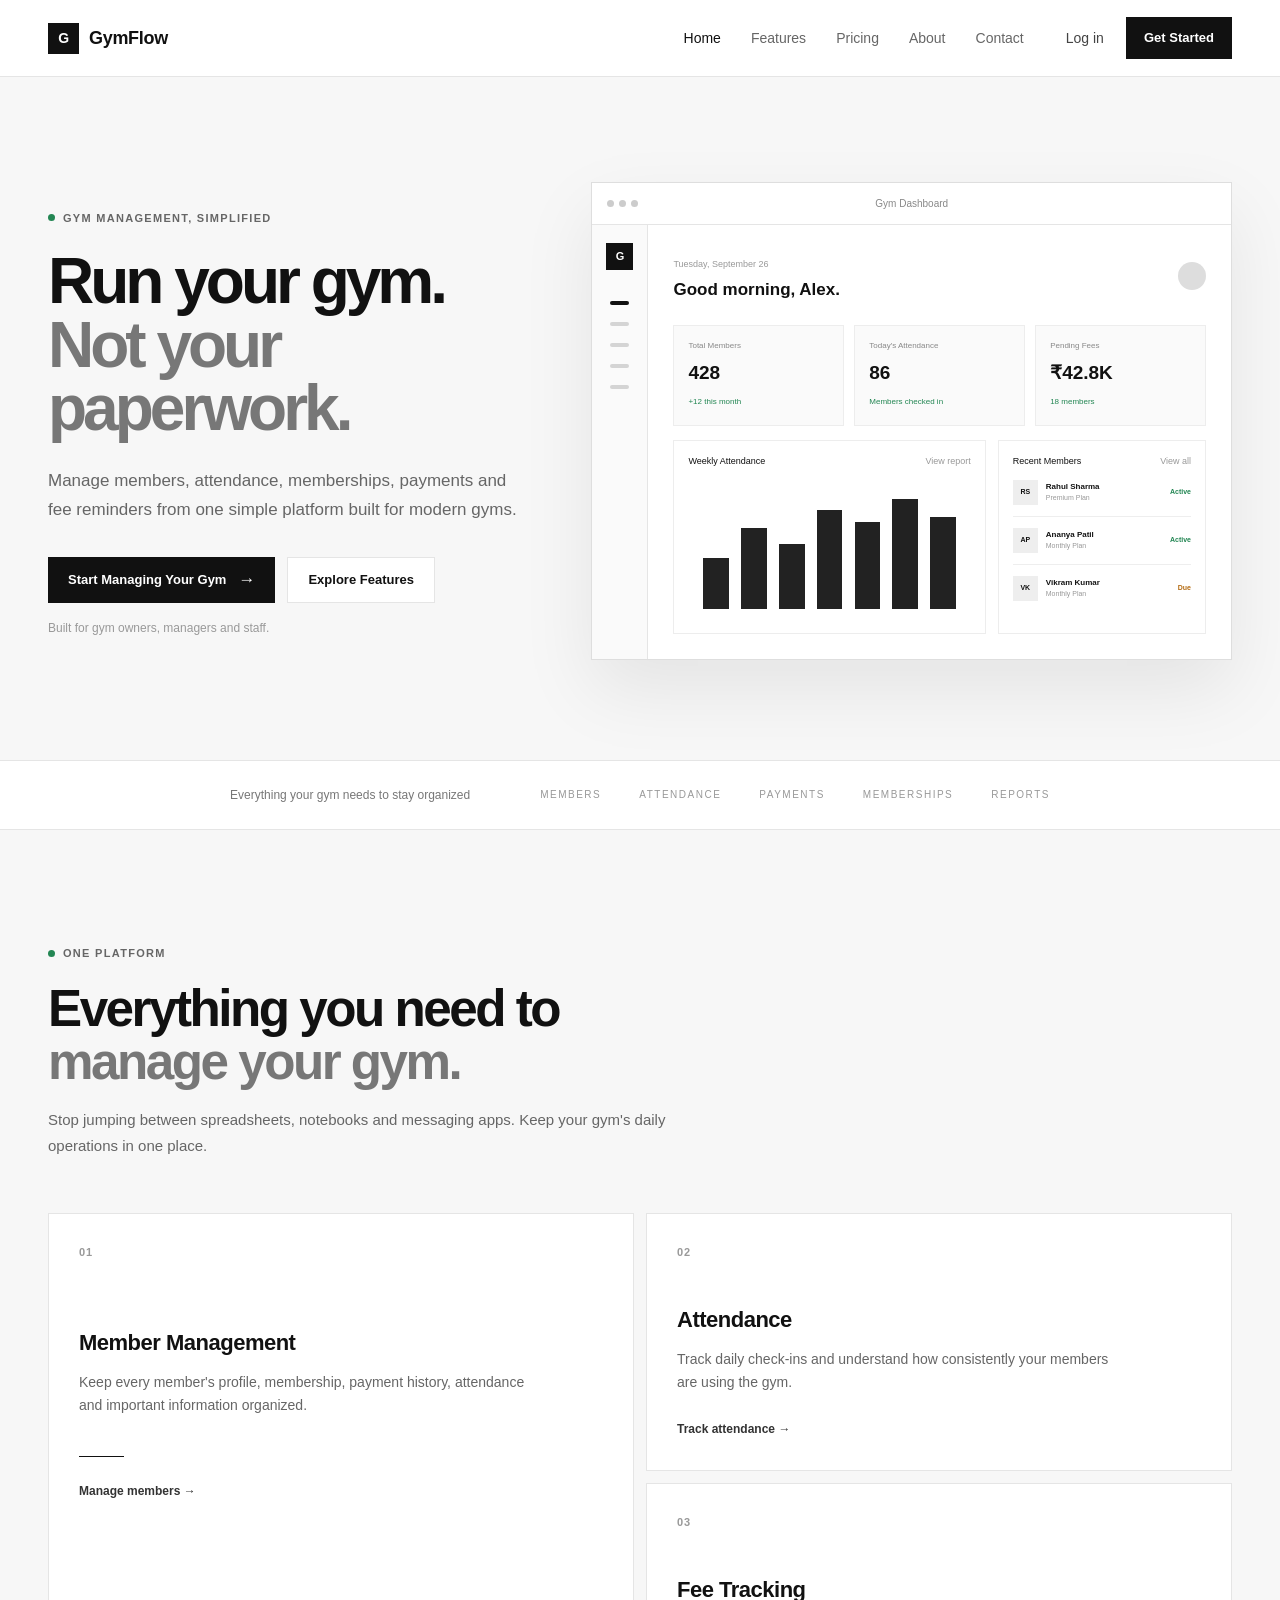
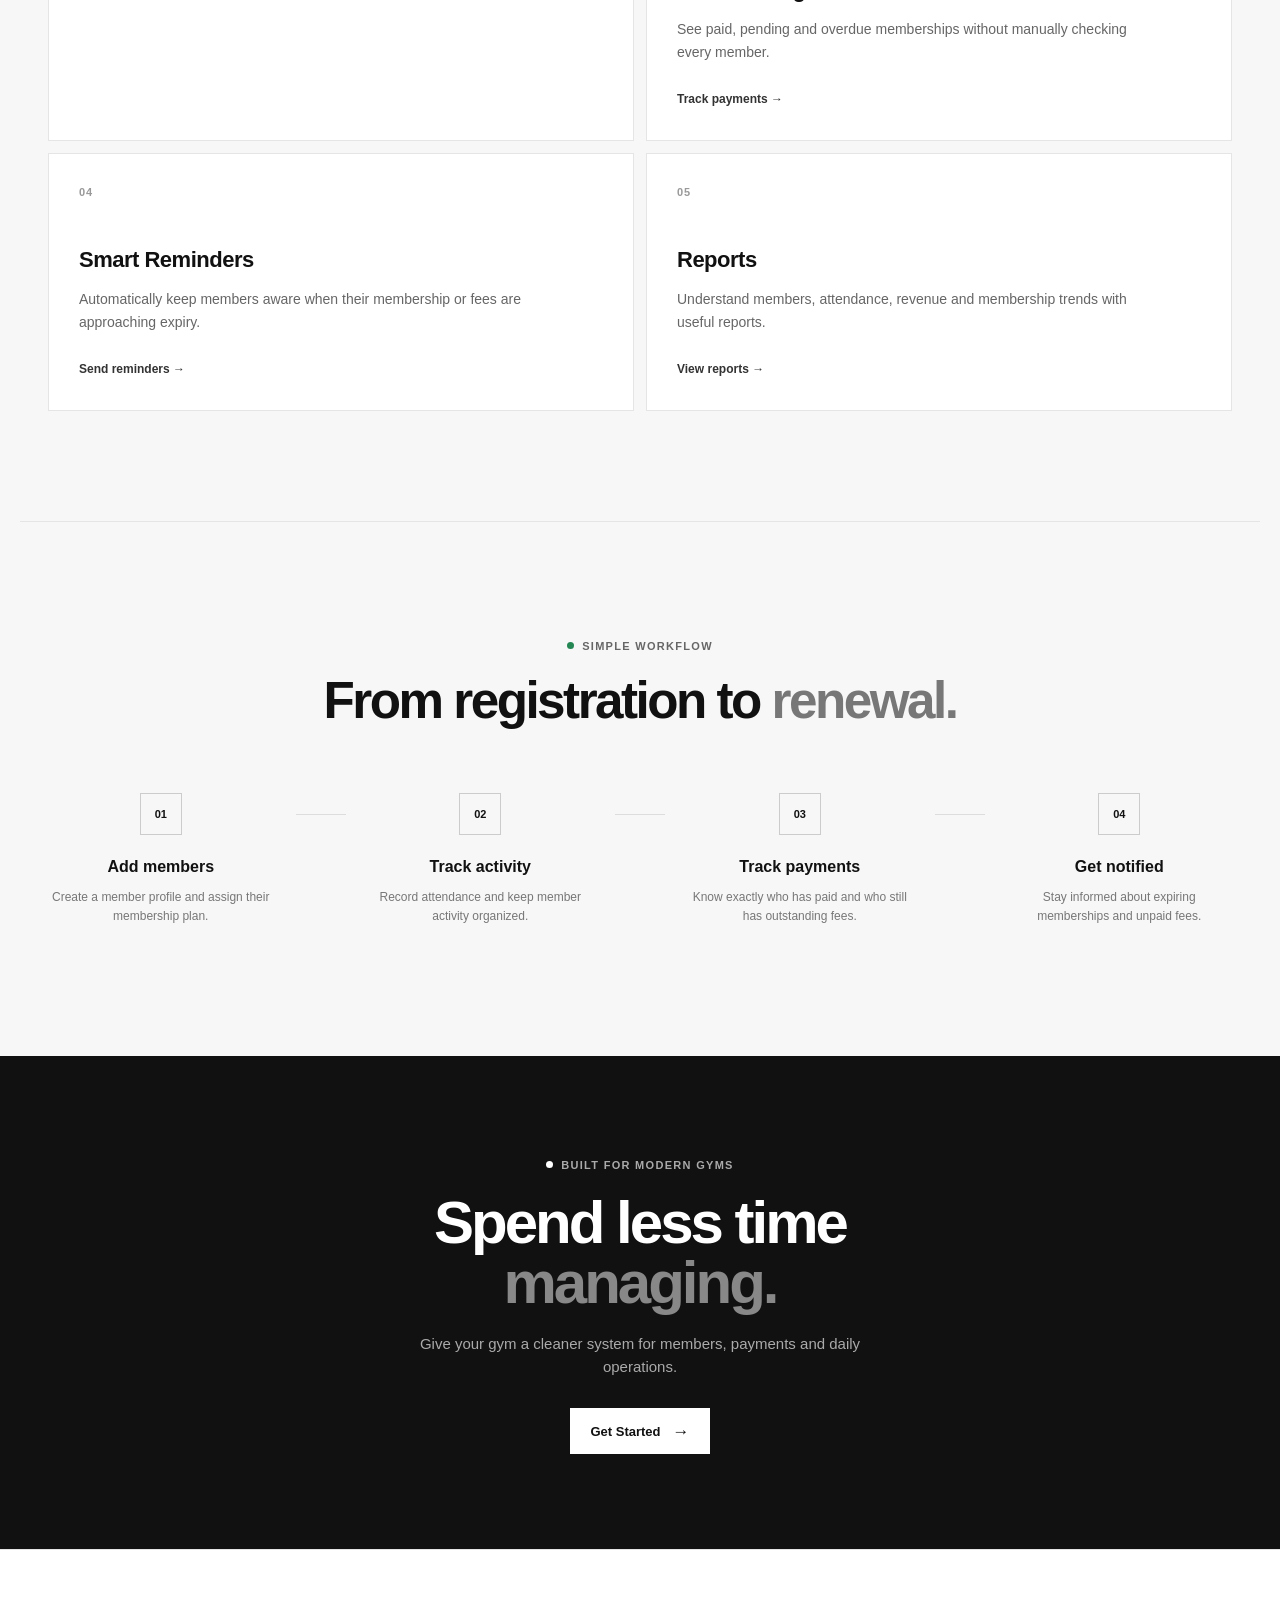
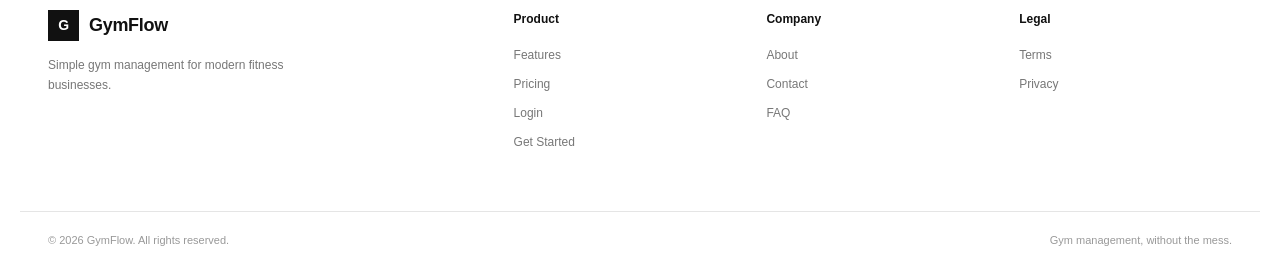
<file: index.html>
<!DOCTYPE html>
<html lang="en">
<head>
    <meta charset="UTF-8">
    <meta name="viewport" content="width=device-width, initial-scale=1.0">

    <title>GymFlow | Gym Management Software</title>

    <meta
        name="description"
        content="GymFlow helps gyms manage members, attendance, memberships, payments and fee reminders from one simple platform."
    >

    <link rel="stylesheet" href="home.css">
</head>

<body>

<!-- =========================================================
     NAVIGATION
========================================================= -->

<header class="navbar">

    <div class="nav-inner">

        <a href="index.html" class="logo">
            <span class="logo-mark">G</span>
            <span>GymFlow</span>
        </a>

        <nav class="nav-links">
            <a href="index.html" class="active">Home</a>
            <a href="features.html">Features</a>
            <a href="pricing.html">Pricing</a>
            <a href="about.html">About</a>
            <a href="contact.html">Contact</a>
        </nav>

        <div class="nav-actions">
            <a href="auth/login.html" class="login-link">Log in</a>
            <a href="auth/signup.html" class="nav-button">Get Started</a>
        </div>

        <button class="mobile-menu" id="mobileMenu" aria-label="Open menu">
            <span></span>
            <span></span>
            <span></span>
        </button>

    </div>

    <div class="mobile-nav" id="mobileNav">
        <a href="index.html">Home</a>
        <a href="features.html">Features</a>
        <a href="pricing.html">Pricing</a>
        <a href="about.html">About</a>
        <a href="contact.html">Contact</a>
        <a href="auth/login.html">Log in</a>
        <a href="auth/signup.html" class="mobile-cta">Get Started</a>
    </div>

</header>


<!-- =========================================================
     HERO
========================================================= -->

<main>

<section class="hero">

    <div class="hero-content">

        <div class="eyebrow">
            <span class="eyebrow-dot"></span>
            Gym management, simplified
        </div>

        <h1>
            Run your gym.
            <span>Not your paperwork.</span>
        </h1>

        <p class="hero-description">
            Manage members, attendance, memberships, payments and fee
            reminders from one simple platform built for modern gyms.
        </p>

        <div class="hero-actions">

            <a href="auth/signup.html" class="primary-button">
                Start Managing Your Gym
                <span>→</span>
            </a>

            <a href="features.html" class="secondary-button">
                Explore Features
            </a>

        </div>

        <p class="hero-note">
            Built for gym owners, managers and staff.
        </p>

    </div>


    <!-- Dashboard Preview -->

    <div class="hero-preview">

        <div class="preview-window">

            <div class="preview-topbar">

                <div class="preview-dots">
                    <span></span>
                    <span></span>
                    <span></span>
                </div>

                <div class="preview-title">
                    Gym Dashboard
                </div>

            </div>

            <div class="preview-body">

                <aside class="preview-sidebar">

                    <div class="mini-logo">
                        G
                    </div>

                    <div class="mini-nav active"></div>
                    <div class="mini-nav"></div>
                    <div class="mini-nav"></div>
                    <div class="mini-nav"></div>
                    <div class="mini-nav"></div>

                </aside>


                <div class="preview-content">

                    <div class="preview-heading">
                        <div>
                            <small>Tuesday, September 26</small>
                            <h3>Good morning, Alex.</h3>
                        </div>

                        <div class="mini-profile"></div>
                    </div>


                    <div class="preview-stats">

                        <div class="preview-card">
                            <span>Total Members</span>
                            <strong>428</strong>
                            <small>+12 this month</small>
                        </div>

                        <div class="preview-card">
                            <span>Today's Attendance</span>
                            <strong>86</strong>
                            <small>Members checked in</small>
                        </div>

                        <div class="preview-card">
                            <span>Pending Fees</span>
                            <strong>₹42.8K</strong>
                            <small>18 members</small>
                        </div>

                    </div>


                    <div class="preview-lower">

                        <div class="attendance-preview">

                            <div class="preview-section-title">
                                <span>Weekly Attendance</span>
                                <span>View report</span>
                            </div>

                            <div class="fake-chart">

                                <div class="chart-bars">
                                    <i style="height:42%"></i>
                                    <i style="height:67%"></i>
                                    <i style="height:54%"></i>
                                    <i style="height:82%"></i>
                                    <i style="height:72%"></i>
                                    <i style="height:91%"></i>
                                    <i style="height:76%"></i>
                                </div>

                            </div>

                        </div>


                        <div class="members-preview">

                            <div class="preview-section-title">
                                <span>Recent Members</span>
                                <span>View all</span>
                            </div>

                            <div class="member-row">
                                <div class="member-avatar">RS</div>
                                <div>
                                    <strong>Rahul Sharma</strong>
                                    <small>Premium Plan</small>
                                </div>
                                <b>Active</b>
                            </div>

                            <div class="member-row">
                                <div class="member-avatar">AP</div>
                                <div>
                                    <strong>Ananya Patil</strong>
                                    <small>Monthly Plan</small>
                                </div>
                                <b>Active</b>
                            </div>

                            <div class="member-row">
                                <div class="member-avatar">VK</div>
                                <div>
                                    <strong>Vikram Kumar</strong>
                                    <small>Monthly Plan</small>
                                </div>
                                <b class="warning">Due</b>
                            </div>

                        </div>

                    </div>

                </div>

            </div>

        </div>

    </div>

</section>


<!-- =========================================================
     TRUST STRIP
========================================================= -->

<section class="trust-strip">

    <p>
        Everything your gym needs to stay organized
    </p>

    <div class="trust-items">
        <span>MEMBERS</span>
        <span>ATTENDANCE</span>
        <span>PAYMENTS</span>
        <span>MEMBERSHIPS</span>
        <span>REPORTS</span>
    </div>

</section>


<!-- =========================================================
     CORE FEATURES
========================================================= -->

<section class="section features-section">

    <div class="section-heading">

        <div class="eyebrow">
            <span class="eyebrow-dot"></span>
            One platform
        </div>

        <h2>
            Everything you need to
            <span>manage your gym.</span>
        </h2>

        <p>
            Stop jumping between spreadsheets, notebooks and messaging apps.
            Keep your gym's daily operations in one place.
        </p>

    </div>


    <div class="feature-grid">

        <article class="feature-card large">

            <div class="feature-icon">01</div>

            <h3>Member Management</h3>

            <p>
                Keep every member's profile, membership, payment history,
                attendance and important information organized.
            </p>

            <div class="feature-line"></div>

            <span class="feature-link">
                Manage members →
            </span>

        </article>


        <article class="feature-card">

            <div class="feature-icon">02</div>

            <h3>Attendance</h3>

            <p>
                Track daily check-ins and understand how consistently
                your members are using the gym.
            </p>

            <span class="feature-link">
                Track attendance →
            </span>

        </article>


        <article class="feature-card">

            <div class="feature-icon">03</div>

            <h3>Fee Tracking</h3>

            <p>
                See paid, pending and overdue memberships without
                manually checking every member.
            </p>

            <span class="feature-link">
                Track payments →
            </span>

        </article>


        <article class="feature-card">

            <div class="feature-icon">04</div>

            <h3>Smart Reminders</h3>

            <p>
                Automatically keep members aware when their membership
                or fees are approaching expiry.
            </p>

            <span class="feature-link">
                Send reminders →
            </span>

        </article>


        <article class="feature-card">

            <div class="feature-icon">05</div>

            <h3>Reports</h3>

            <p>
                Understand members, attendance, revenue and membership
                trends with useful reports.
            </p>

            <span class="feature-link">
                View reports →
            </span>

        </article>

    </div>

</section>


<!-- =========================================================
     HOW IT WORKS
========================================================= -->

<section class="section workflow-section">

    <div class="section-heading centered">

        <div class="eyebrow">
            <span class="eyebrow-dot"></span>
            Simple workflow
        </div>

        <h2>
            From registration to
            <span>renewal.</span>
        </h2>

    </div>


    <div class="workflow">

        <div class="workflow-step">

            <div class="step-number">01</div>

            <h3>Add members</h3>

            <p>
                Create a member profile and assign their membership plan.
            </p>

        </div>


        <div class="workflow-line"></div>


        <div class="workflow-step">

            <div class="step-number">02</div>

            <h3>Track activity</h3>

            <p>
                Record attendance and keep member activity organized.
            </p>

        </div>


        <div class="workflow-line"></div>


        <div class="workflow-step">

            <div class="step-number">03</div>

            <h3>Track payments</h3>

            <p>
                Know exactly who has paid and who still has outstanding fees.
            </p>

        </div>


        <div class="workflow-line"></div>


        <div class="workflow-step">

            <div class="step-number">04</div>

            <h3>Get notified</h3>

            <p>
                Stay informed about expiring memberships and unpaid fees.
            </p>

        </div>

    </div>

</section>


<!-- =========================================================
     CTA
========================================================= -->

<section class="cta-section">

    <div class="cta-content">

        <div class="eyebrow">
            <span class="eyebrow-dot"></span>
            Built for modern gyms
        </div>

        <h2>
            Spend less time
            <span>managing.</span>
        </h2>

        <p>
            Give your gym a cleaner system for members, payments and daily
            operations.
        </p>

        <a href="auth/signup.html" class="primary-button">
            Get Started
            <span>→</span>
        </a>

    </div>

</section>

</main>


<!-- =========================================================
     FOOTER
========================================================= -->

<footer class="footer">

    <div class="footer-inner">

        <div class="footer-brand">

            <a href="index.html" class="logo">
                <span class="logo-mark">G</span>
                <span>GymFlow</span>
            </a>

            <p>
                Simple gym management for modern fitness businesses.
            </p>

        </div>


        <div class="footer-column">

            <h4>Product</h4>

            <a href="features.html">Features</a>
            <a href="pricing.html">Pricing</a>
            <a href="auth/login.html">Login</a>
            <a href="auth/signup.html">Get Started</a>

        </div>


        <div class="footer-column">

            <h4>Company</h4>

            <a href="about.html">About</a>
            <a href="contact.html">Contact</a>
            <a href="faq.html">FAQ</a>

        </div>


        <div class="footer-column">

            <h4>Legal</h4>

            <a href="terms.html">Terms</a>
            <a href="privacy.html">Privacy</a>

        </div>

    </div>


    <div class="footer-bottom">

        <span>
            © 2026 GymFlow. All rights reserved.
        </span>

        <span>
            Gym management, without the mess.
        </span>

    </div>

</footer>


<script>

const mobileMenu = document.getElementById("mobileMenu");
const mobileNav = document.getElementById("mobileNav");

mobileMenu.addEventListener("click", () => {
    mobileNav.classList.toggle("open");
    mobileMenu.classList.toggle("open");
});

</script>

</body>
</html>
</file>
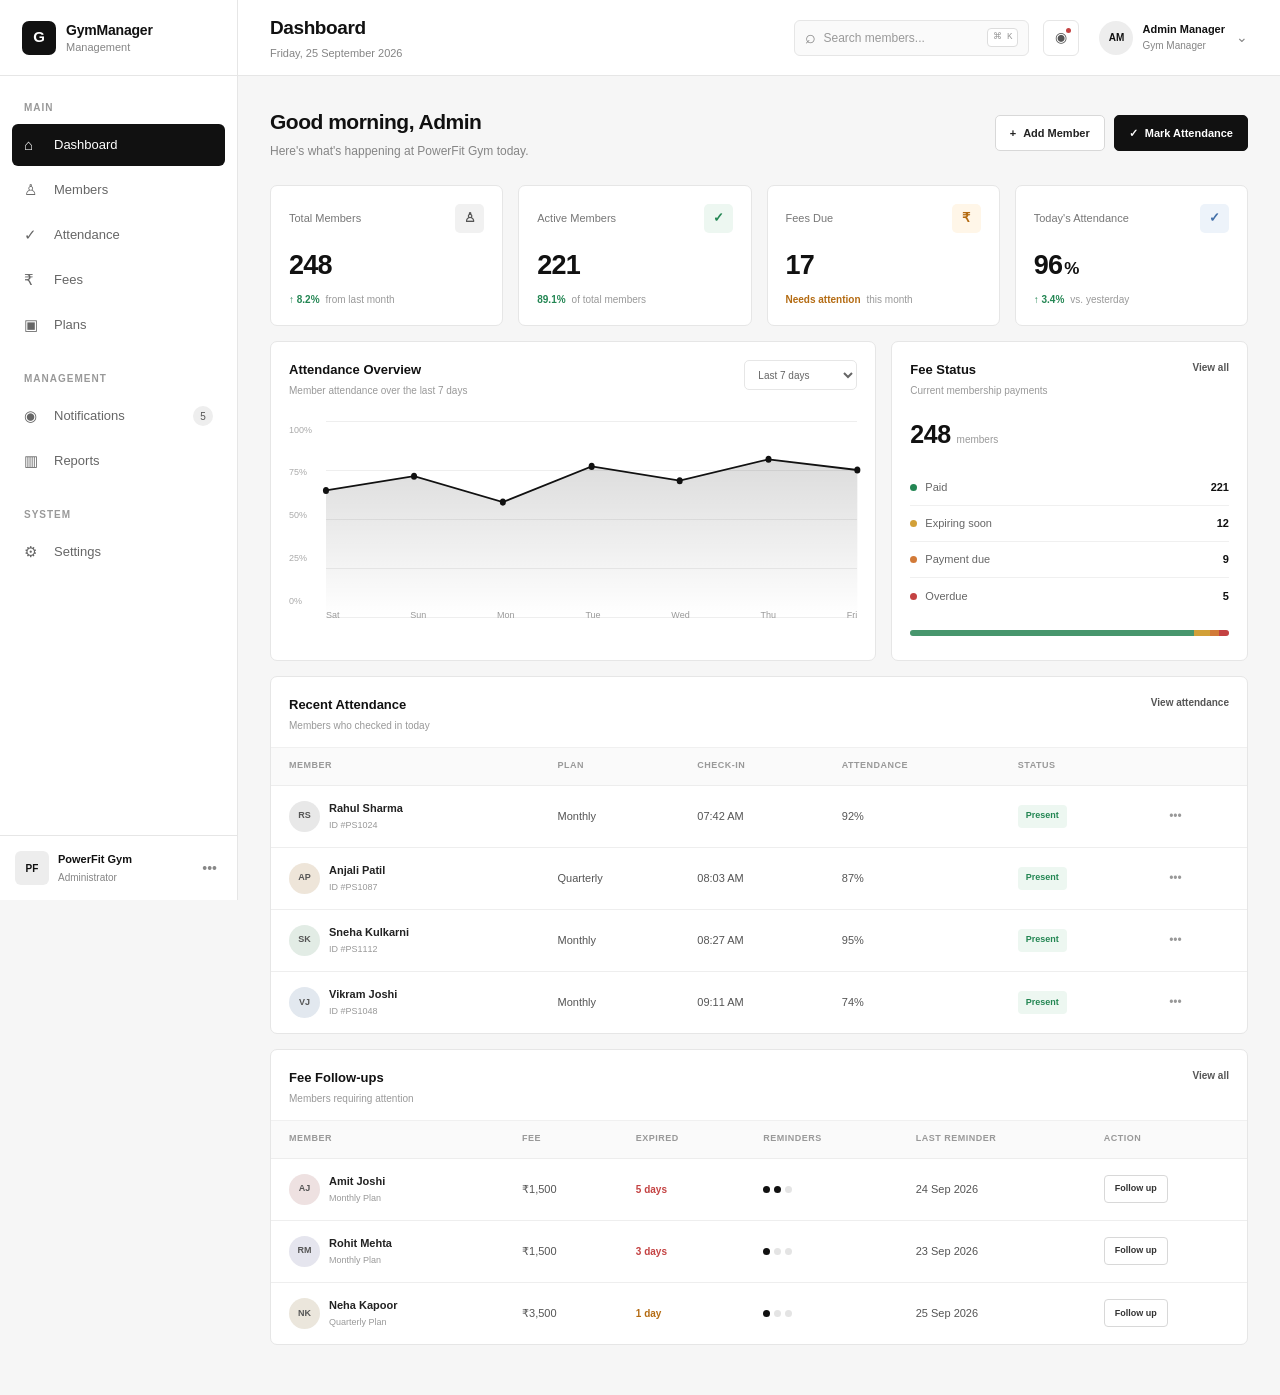
<file: dashboard.html>
<!DOCTYPE html>
<html lang="en">
<head>
    <meta charset="UTF-8">
    <meta name="viewport" content="width=device-width, initial-scale=1.0">

    <title>Gym Management | Dashboard</title>

    <link rel="stylesheet" href="dashboard.css">
</head>

<body>

<div class="app">

    <!-- =====================================================
         SIDEBAR
    ====================================================== -->

    <aside class="sidebar">

        <div class="brand">
            <div class="brand-mark">G</div>

            <div class="brand-text">
                <strong>GymManager</strong>
                <span>Management</span>
            </div>
        </div>


        <nav class="navigation">

            <p class="nav-label">MAIN</p>

            <a href="dashboard.html" class="nav-item active">
                <span class="nav-icon">⌂</span>
                <span>Dashboard</span>
            </a>

            <a href="#" class="nav-item">
                <span class="nav-icon">♙</span>
                <span>Members</span>
            </a>

            <a href="#" class="nav-item">
                <span class="nav-icon">✓</span>
                <span>Attendance</span>
            </a>

            <a href="#" class="nav-item">
                <span class="nav-icon">₹</span>
                <span>Fees</span>
            </a>

            <a href="#" class="nav-item">
                <span class="nav-icon">▣</span>
                <span>Plans</span>
            </a>


            <p class="nav-label secondary-label">MANAGEMENT</p>

            <a href="#" class="nav-item">
                <span class="nav-icon">◉</span>
                <span>Notifications</span>

                <span class="nav-badge">5</span>
            </a>

            <a href="#" class="nav-item">
                <span class="nav-icon">▥</span>
                <span>Reports</span>
            </a>


            <p class="nav-label secondary-label">SYSTEM</p>

            <a href="#" class="nav-item">
                <span class="nav-icon">⚙</span>
                <span>Settings</span>
            </a>

        </nav>


        <div class="sidebar-bottom">

            <div class="gym-mini-profile">
                <div class="gym-avatar">PF</div>

                <div>
                    <strong>PowerFit Gym</strong>
                    <span>Administrator</span>
                </div>

                <button class="more-button">•••</button>
            </div>

        </div>

    </aside>


    <!-- =====================================================
         MAIN
    ====================================================== -->

    <main class="main-content">

        <!-- HEADER -->

        <header class="topbar">

            <button class="mobile-menu" id="mobileMenu">
                ☰
            </button>

            <div class="page-title">
                <h1>Dashboard</h1>
                <p>Friday, 25 September 2026</p>
            </div>


            <div class="topbar-actions">

                <div class="search-box">
                    <span>⌕</span>
                    <input
                        type="text"
                        id="globalSearch"
                        placeholder="Search members..."
                    >
                    <kbd>⌘ K</kbd>
                </div>


                <button
                    class="icon-button notification-button"
                    id="notificationButton"
                    aria-label="Notifications"
                >
                    <span>◉</span>
                    <i></i>
                </button>


                <div class="user-profile">

                    <div class="user-avatar">
                        AM
                    </div>

                    <div class="user-info">
                        <strong>Admin Manager</strong>
                        <span>Gym Manager</span>
                    </div>

                    <span class="profile-arrow">⌄</span>

                </div>

            </div>

        </header>


        <!-- =================================================
             CONTENT
        ================================================== -->

        <section class="dashboard-content">


            <!-- WELCOME -->

            <div class="welcome-section">

                <div>
                    <h2>Good morning, Admin</h2>

                    <p>
                        Here's what's happening at PowerFit Gym today.
                    </p>
                </div>


                <div class="quick-actions">

                    <button class="secondary-button">
                        <span>+</span>
                        Add Member
                    </button>

                    <button class="primary-button">
                        <span>✓</span>
                        Mark Attendance
                    </button>

                </div>

            </div>


            <!-- =================================================
                 STAT CARDS
            ================================================== -->

            <div class="stats-grid">

                <div class="stat-card">

                    <div class="stat-top">
                        <span class="stat-label">Total Members</span>

                        <div class="stat-icon neutral">
                            ♙
                        </div>
                    </div>

                    <div class="stat-value">
                        248
                    </div>

                    <div class="stat-footer">
                        <span class="positive">↑ 8.2%</span>
                        <span>from last month</span>
                    </div>

                </div>


                <div class="stat-card">

                    <div class="stat-top">
                        <span class="stat-label">Active Members</span>

                        <div class="stat-icon success">
                            ✓
                        </div>
                    </div>

                    <div class="stat-value">
                        221
                    </div>

                    <div class="stat-footer">
                        <span class="positive">89.1%</span>
                        <span>of total members</span>
                    </div>

                </div>


                <div class="stat-card warning-card">

                    <div class="stat-top">
                        <span class="stat-label">Fees Due</span>

                        <div class="stat-icon warning">
                            ₹
                        </div>
                    </div>

                    <div class="stat-value">
                        17
                    </div>

                    <div class="stat-footer">
                        <span class="warning-text">Needs attention</span>
                        <span>this month</span>
                    </div>

                </div>


                <div class="stat-card">

                    <div class="stat-top">
                        <span class="stat-label">Today's Attendance</span>

                        <div class="stat-icon blue">
                            ✓
                        </div>
                    </div>

                    <div class="stat-value">
                        96<span class="percentage">%</span>
                    </div>

                    <div class="stat-footer">
                        <span class="positive">↑ 3.4%</span>
                        <span>vs. yesterday</span>
                    </div>

                </div>

            </div>


            <!-- =================================================
                 CHART + FEE STATUS
            ================================================== -->

            <div class="two-column-grid">


                <!-- ATTENDANCE -->

                <section class="panel attendance-panel">

                    <div class="panel-header">

                        <div>
                            <h3>Attendance Overview</h3>
                            <p>Member attendance over the last 7 days</p>
                        </div>

                        <select id="attendancePeriod">
                            <option>Last 7 days</option>
                            <option>Last 30 days</option>
                            <option>This month</option>
                        </select>

                    </div>


                    <div class="chart-container">

                        <div class="y-axis">
                            <span>100%</span>
                            <span>75%</span>
                            <span>50%</span>
                            <span>25%</span>
                            <span>0%</span>
                        </div>

                        <div class="chart-area">

                            <div class="grid-line line-100"></div>
                            <div class="grid-line line-75"></div>
                            <div class="grid-line line-50"></div>
                            <div class="grid-line line-25"></div>
                            <div class="grid-line line-0"></div>

                            <svg
                                class="attendance-chart"
                                viewBox="0 0 700 220"
                                preserveAspectRatio="none"
                            >

                                <defs>
                                    <linearGradient
                                        id="attendanceFill"
                                        x1="0"
                                        y1="0"
                                        x2="0"
                                        y2="1"
                                    >
                                        <stop
                                            offset="0%"
                                            stop-opacity="0.14"
                                        />

                                        <stop
                                            offset="100%"
                                            stop-opacity="0"
                                        />
                                    </linearGradient>
                                </defs>

                                <path
                                    class="chart-fill"
                                    d="
                                    M 0 78
                                    L 116 62
                                    L 233 91
                                    L 350 51
                                    L 466 67
                                    L 583 43
                                    L 700 55
                                    L 700 220
                                    L 0 220
                                    Z
                                    "
                                />

                                <path
                                    class="chart-line"
                                    d="
                                    M 0 78
                                    L 116 62
                                    L 233 91
                                    L 350 51
                                    L 466 67
                                    L 583 43
                                    L 700 55
                                    "
                                />

                                <circle cx="0" cy="78" r="4"></circle>
                                <circle cx="116" cy="62" r="4"></circle>
                                <circle cx="233" cy="91" r="4"></circle>
                                <circle cx="350" cy="51" r="4"></circle>
                                <circle cx="466" cy="67" r="4"></circle>
                                <circle cx="583" cy="43" r="4"></circle>
                                <circle cx="700" cy="55" r="4"></circle>

                            </svg>


                            <div class="chart-labels">
                                <span>Sat</span>
                                <span>Sun</span>
                                <span>Mon</span>
                                <span>Tue</span>
                                <span>Wed</span>
                                <span>Thu</span>
                                <span>Fri</span>
                            </div>

                        </div>

                    </div>

                </section>


                <!-- FEE STATUS -->

                <section class="panel fee-status-panel">

                    <div class="panel-header">

                        <div>
                            <h3>Fee Status</h3>
                            <p>Current membership payments</p>
                        </div>

                        <button class="text-button">
                            View all
                        </button>

                    </div>


                    <div class="fee-summary">

                        <div class="fee-total">
                            <strong>248</strong>
                            <span>members</span>
                        </div>


                        <div class="fee-row">

                            <div class="fee-label">
                                <span class="status-dot paid"></span>
                                <span>Paid</span>
                            </div>

                            <strong>221</strong>

                        </div>


                        <div class="fee-row">

                            <div class="fee-label">
                                <span class="status-dot expiring"></span>
                                <span>Expiring soon</span>
                            </div>

                            <strong>12</strong>

                        </div>


                        <div class="fee-row">

                            <div class="fee-label">
                                <span class="status-dot due"></span>
                                <span>Payment due</span>
                            </div>

                            <strong>9</strong>

                        </div>


                        <div class="fee-row">

                            <div class="fee-label">
                                <span class="status-dot overdue"></span>
                                <span>Overdue</span>
                            </div>

                            <strong>5</strong>

                        </div>

                    </div>


                    <div class="fee-progress">

                        <div
                            class="progress-paid"
                            style="width: 89%"
                        ></div>

                        <div
                            class="progress-expiring"
                            style="width: 5%"
                        ></div>

                        <div
                            class="progress-due"
                            style="width: 3%"
                        ></div>

                        <div
                            class="progress-overdue"
                            style="width: 3%"
                        ></div>

                    </div>

                </section>

            </div>


            <!-- =================================================
                 RECENT ATTENDANCE
            ================================================== -->

            <section class="panel table-panel">

                <div class="panel-header">

                    <div>
                        <h3>Recent Attendance</h3>
                        <p>Members who checked in today</p>
                    </div>

                    <button class="text-button">
                        View attendance
                    </button>

                </div>


                <div class="table-wrapper">

                    <table>

                        <thead>

                            <tr>
                                <th>Member</th>
                                <th>Plan</th>
                                <th>Check-in</th>
                                <th>Attendance</th>
                                <th>Status</th>
                                <th></th>
                            </tr>

                        </thead>


                        <tbody>

                            <tr>

                                <td>

                                    <div class="member-cell">

                                        <div class="member-avatar avatar-one">
                                            RS
                                        </div>

                                        <div>
                                            <strong>Rahul Sharma</strong>
                                            <span>ID #PS1024</span>
                                        </div>

                                    </div>

                                </td>

                                <td>Monthly</td>

                                <td>07:42 AM</td>

                                <td>92%</td>

                                <td>
                                    <span class="status-pill present">
                                        Present
                                    </span>
                                </td>

                                <td>
                                    <button class="row-action">•••</button>
                                </td>

                            </tr>


                            <tr>

                                <td>

                                    <div class="member-cell">

                                        <div class="member-avatar avatar-two">
                                            AP
                                        </div>

                                        <div>
                                            <strong>Anjali Patil</strong>
                                            <span>ID #PS1087</span>
                                        </div>

                                    </div>

                                </td>

                                <td>Quarterly</td>

                                <td>08:03 AM</td>

                                <td>87%</td>

                                <td>
                                    <span class="status-pill present">
                                        Present
                                    </span>
                                </td>

                                <td>
                                    <button class="row-action">•••</button>
                                </td>

                            </tr>


                            <tr>

                                <td>

                                    <div class="member-cell">

                                        <div class="member-avatar avatar-three">
                                            SK
                                        </div>

                                        <div>
                                            <strong>Sneha Kulkarni</strong>
                                            <span>ID #PS1112</span>
                                        </div>

                                    </div>

                                </td>

                                <td>Monthly</td>

                                <td>08:27 AM</td>

                                <td>95%</td>

                                <td>
                                    <span class="status-pill present">
                                        Present
                                    </span>
                                </td>

                                <td>
                                    <button class="row-action">•••</button>
                                </td>

                            </tr>


                            <tr>

                                <td>

                                    <div class="member-cell">

                                        <div class="member-avatar avatar-four">
                                            VJ
                                        </div>

                                        <div>
                                            <strong>Vikram Joshi</strong>
                                            <span>ID #PS1048</span>
                                        </div>

                                    </div>

                                </td>

                                <td>Monthly</td>

                                <td>09:11 AM</td>

                                <td>74%</td>

                                <td>
                                    <span class="status-pill present">
                                        Present
                                    </span>
                                </td>

                                <td>
                                    <button class="row-action">•••</button>
                                </td>

                            </tr>

                        </tbody>

                    </table>

                </div>

            </section>


            <!-- =================================================
                 FEE FOLLOW UPS
            ================================================== -->

            <section class="panel table-panel followup-panel">

                <div class="panel-header">

                    <div>
                        <h3>Fee Follow-ups</h3>
                        <p>Members requiring attention</p>
                    </div>

                    <button class="text-button">
                        View all
                    </button>

                </div>


                <div class="table-wrapper">

                    <table>

                        <thead>

                            <tr>
                                <th>Member</th>
                                <th>Fee</th>
                                <th>Expired</th>
                                <th>Reminders</th>
                                <th>Last Reminder</th>
                                <th>Action</th>
                            </tr>

                        </thead>


                        <tbody>

                            <tr>

                                <td>

                                    <div class="member-cell">

                                        <div class="member-avatar avatar-five">
                                            AJ
                                        </div>

                                        <div>
                                            <strong>Amit Joshi</strong>
                                            <span>Monthly Plan</span>
                                        </div>

                                    </div>

                                </td>

                                <td>₹1,500</td>

                                <td>
                                    <span class="overdue-days">
                                        5 days
                                    </span>
                                </td>

                                <td>

                                    <div class="reminder-count">
                                        <span class="reminder active"></span>
                                        <span class="reminder active"></span>
                                        <span class="reminder"></span>
                                    </div>

                                </td>

                                <td>24 Sep 2026</td>

                                <td>
                                    <button class="followup-button">
                                        Follow up
                                    </button>
                                </td>

                            </tr>


                            <tr>

                                <td>

                                    <div class="member-cell">

                                        <div class="member-avatar avatar-six">
                                            RM
                                        </div>

                                        <div>
                                            <strong>Rohit Mehta</strong>
                                            <span>Monthly Plan</span>
                                        </div>

                                    </div>

                                </td>

                                <td>₹1,500</td>

                                <td>
                                    <span class="overdue-days">
                                        3 days
                                    </span>
                                </td>

                                <td>

                                    <div class="reminder-count">
                                        <span class="reminder active"></span>
                                        <span class="reminder"></span>
                                        <span class="reminder"></span>
                                    </div>

                                </td>

                                <td>23 Sep 2026</td>

                                <td>
                                    <button class="followup-button">
                                        Follow up
                                    </button>
                                </td>

                            </tr>


                            <tr>

                                <td>

                                    <div class="member-cell">

                                        <div class="member-avatar avatar-seven">
                                            NK
                                        </div>

                                        <div>
                                            <strong>Neha Kapoor</strong>
                                            <span>Quarterly Plan</span>
                                        </div>

                                    </div>

                                </td>

                                <td>₹3,500</td>

                                <td>
                                    <span class="due-days">
                                        1 day
                                    </span>
                                </td>

                                <td>

                                    <div class="reminder-count">
                                        <span class="reminder active"></span>
                                        <span class="reminder"></span>
                                        <span class="reminder"></span>
                                    </div>

                                </td>

                                <td>25 Sep 2026</td>

                                <td>
                                    <button class="followup-button">
                                        Follow up
                                    </button>
                                </td>

                            </tr>

                        </tbody>

                    </table>

                </div>

            </section>


        </section>

    </main>

</div>


<!-- =========================================================
     NOTIFICATION PANEL
========================================================= -->

<div class="notification-panel" id="notificationPanel">

    <div class="notification-header">

        <div>
            <h3>Notifications</h3>
            <span>5 items require attention</span>
        </div>

        <button id="closeNotifications">×</button>

    </div>


    <div class="notification-list">

        <div class="notification-item urgent">

            <div class="notification-icon">
                !
            </div>

            <div>
                <strong>Amit Joshi requires follow-up</strong>
                <p>Second fee reminder has already been sent.</p>
                <span>15 minutes ago</span>
            </div>

        </div>


        <div class="notification-item">

            <div class="notification-icon">
                ₹
            </div>

            <div>
                <strong>5 memberships expired</strong>
                <p>These members have outstanding payments.</p>
                <span>1 hour ago</span>
            </div>

        </div>


        <div class="notification-item">

            <div class="notification-icon">
                !
            </div>

            <div>
                <strong>12 memberships expire soon</strong>
                <p>Members are within their reminder period.</p>
                <span>2 hours ago</span>
            </div>

        </div>

    </div>

</div>


<script src="dashboard.js"></script>

</body>
</html>
</file>
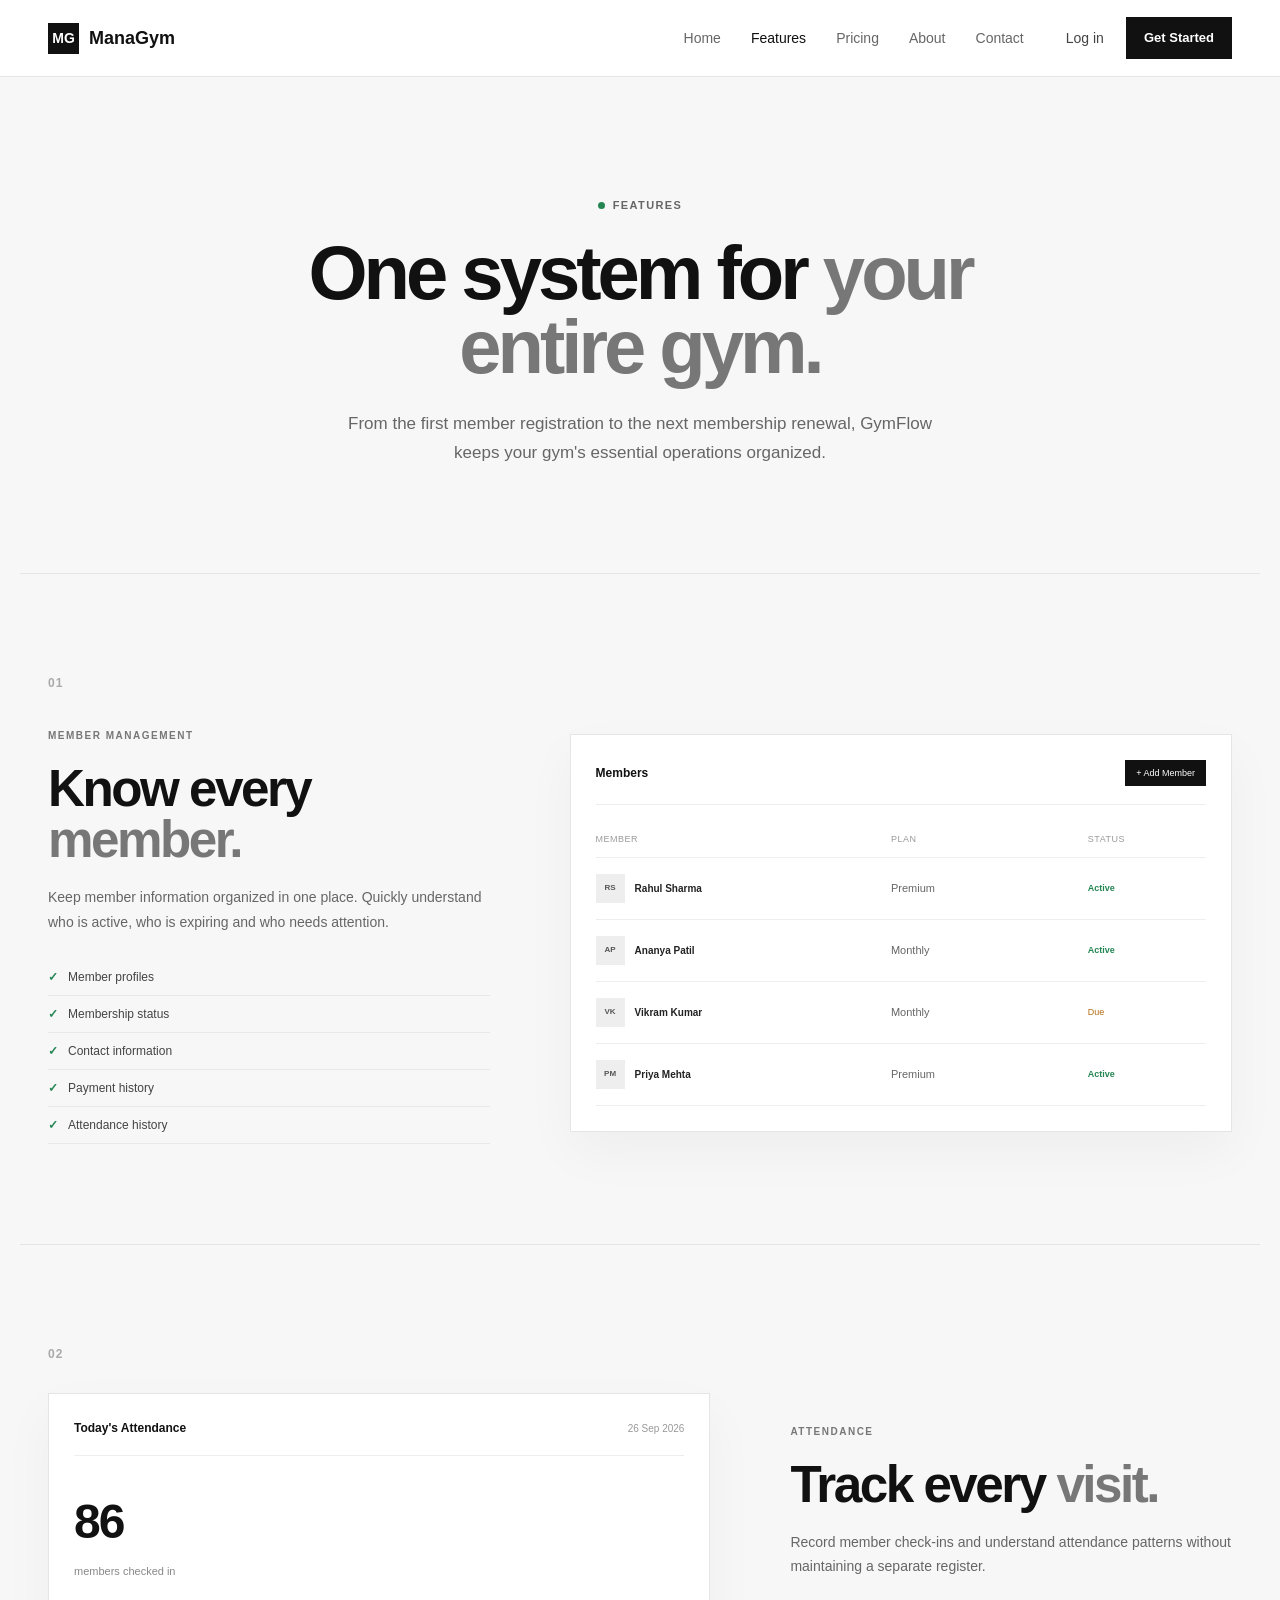
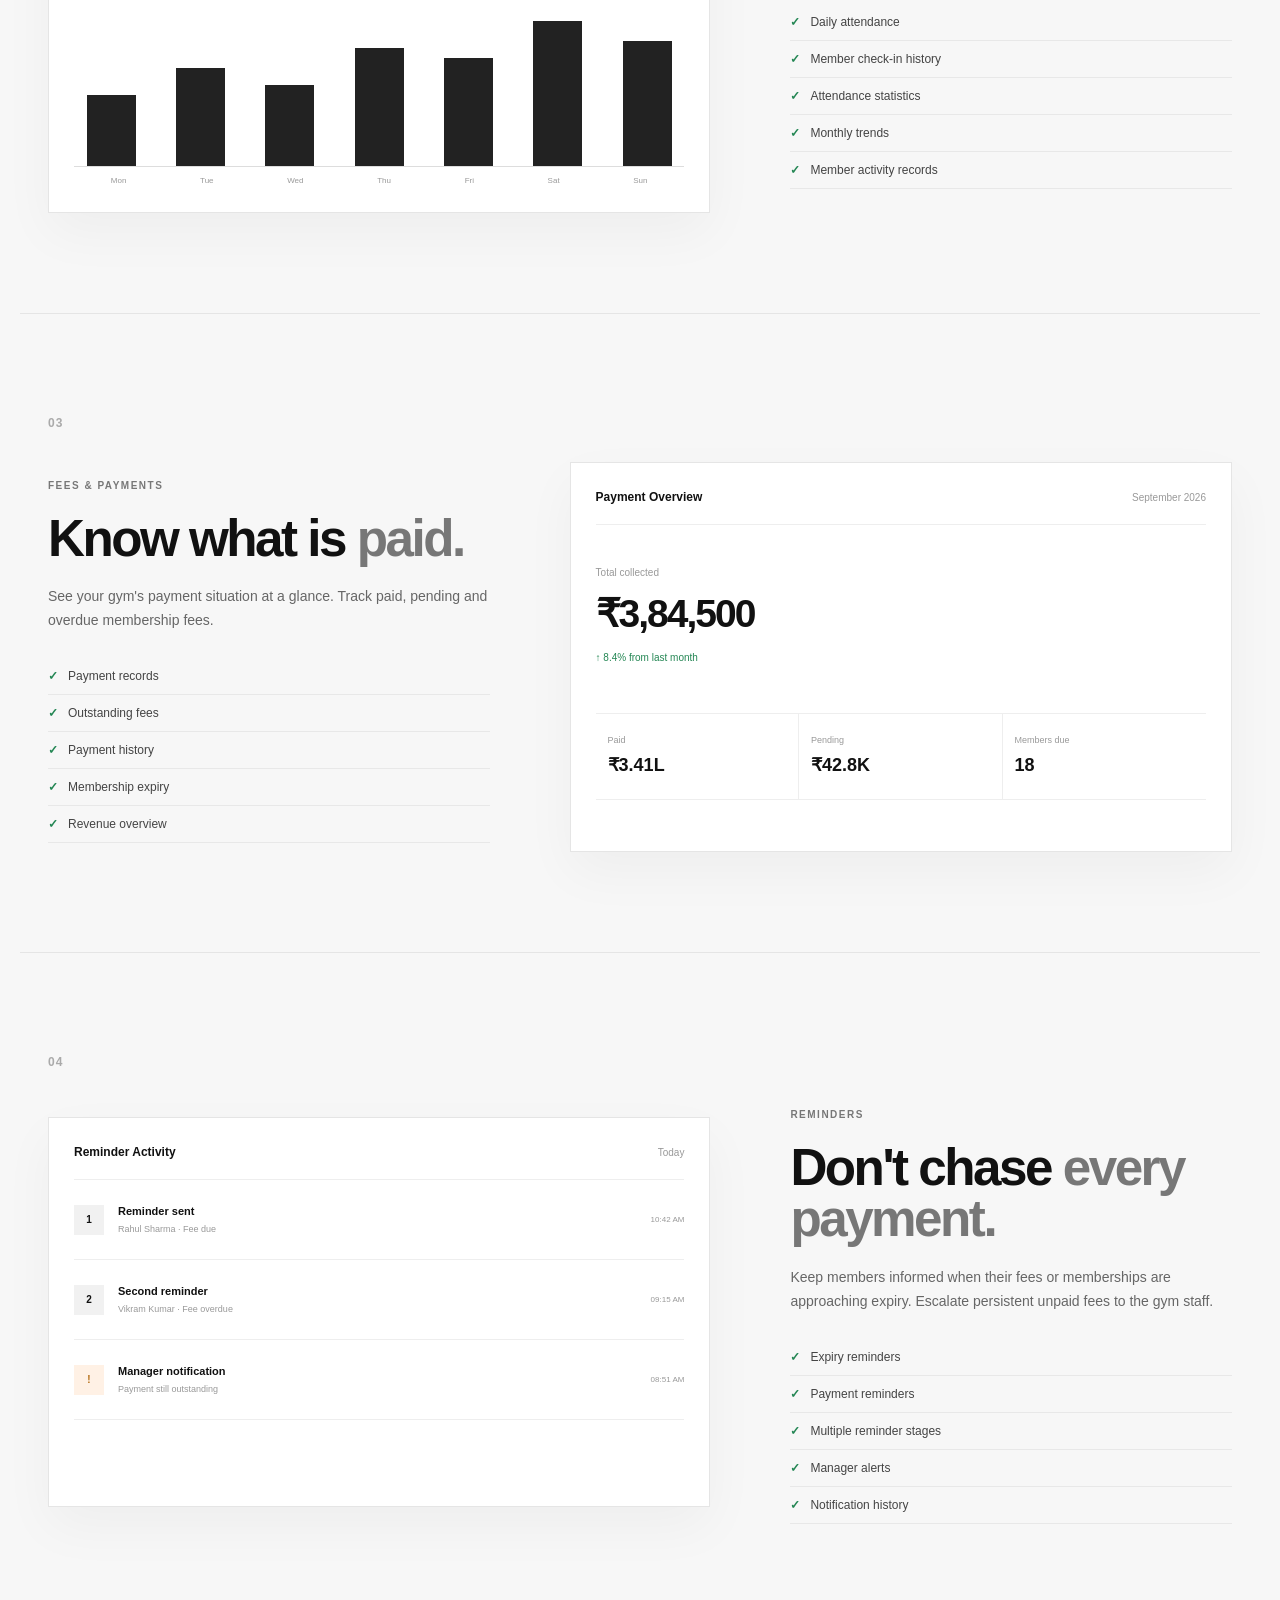
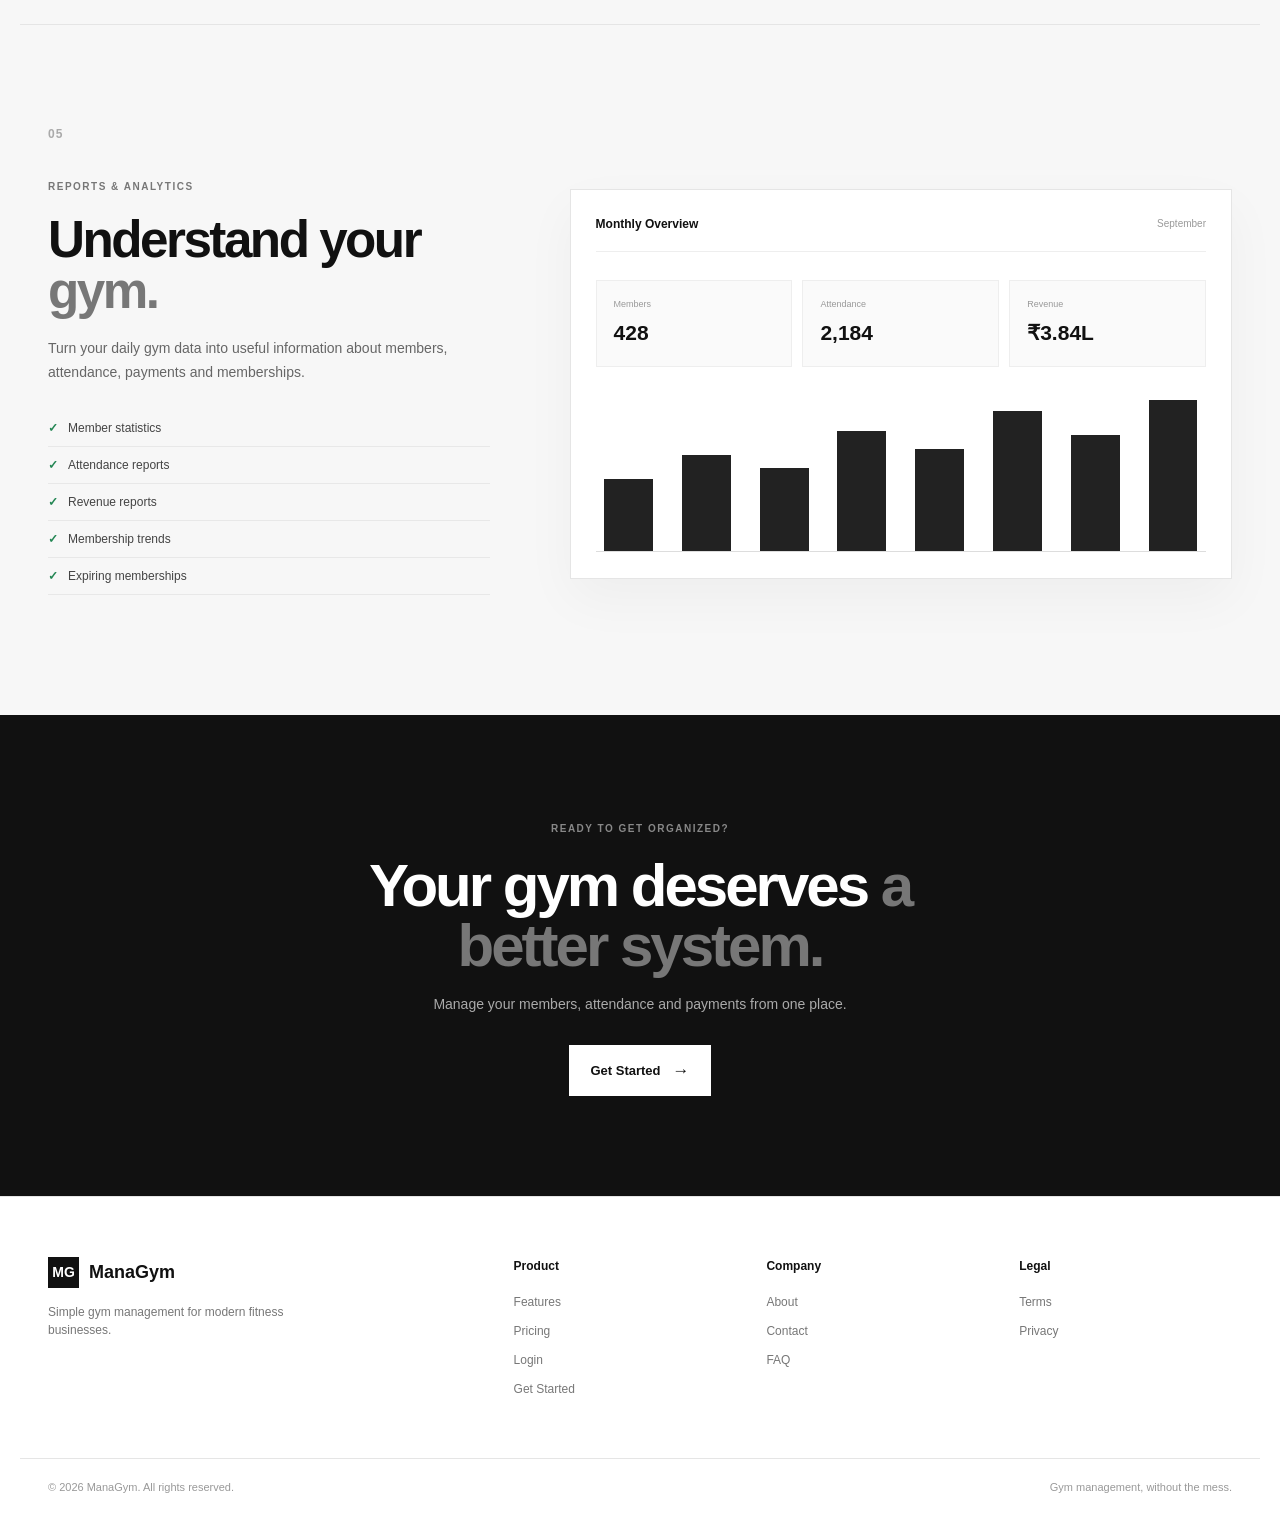
<file: features.html>
<!DOCTYPE html>
<html lang="en">
<head>

    <meta charset="UTF-8">
    <meta name="viewport" content="width=device-width, initial-scale=1.0">

    <title>Features | MANAGYM</title>

    <meta
        name="description"
        content="Explore GymFlow's gym management features for members, attendance, payments, memberships and reporting."
    >

    <link rel="stylesheet" href="features.css">

</head>

<body>


<!-- =========================================================
     NAVIGATION
========================================================= -->

<header class="navbar">

    <div class="nav-inner">

        <a href="index.html" class="logo">
            <span class="logo-mark">MG</span>
            <span>ManaGym</span>
        </a>

        <nav class="nav-links">
            <a href="home.html">Home</a>
            <a href="features.html" class="active">Features</a>
            <a href="pricing.html">Pricing</a>
            <a href="about.html">About</a>
            <a href="contact.html">Contact</a>
        </nav>

        <div class="nav-actions">
            <a href="auth/login.html" class="login-link">Log in</a>
            <a href="auth/signup.html" class="nav-button">Get Started</a>
        </div>

        <button class="mobile-menu" id="mobileMenu" aria-label="Open menu">
            <span></span>
            <span></span>
            <span></span>
        </button>

    </div>

    <div class="mobile-nav" id="mobileNav">

        <a href="index.html">Home</a>
        <a href="features.html">Features</a>
        <a href="pricing.html">Pricing</a>
        <a href="about.html">About</a>
        <a href="contact.html">Contact</a>
        <a href="auth/login.html">Log in</a>
        <a href="auth/signup.html" class="mobile-cta">Get Started</a>

    </div>

</header>


<main>


<!-- =========================================================
     HERO
========================================================= -->

<section class="feature-hero">

    <div class="eyebrow">
        <span class="eyebrow-dot"></span>
        Features
    </div>

    <h1>
        One system for
        <span>your entire gym.</span>
    </h1>

    <p>
        From the first member registration to the next membership renewal,
        GymFlow keeps your gym's essential operations organized.
    </p>

</section>


<!-- =========================================================
     FEATURE 01
========================================================= -->

<section class="feature-section">

    <div class="feature-number">
        01
    </div>

    <div class="feature-content">

        <div class="feature-copy">

            <span class="feature-label">
                MEMBER MANAGEMENT
            </span>

            <h2>
                Know every
                <span>member.</span>
            </h2>

            <p>
                Keep member information organized in one place. Quickly
                understand who is active, who is expiring and who needs
                attention.
            </p>

            <ul>
                <li>Member profiles</li>
                <li>Membership status</li>
                <li>Contact information</li>
                <li>Payment history</li>
                <li>Attendance history</li>
            </ul>

        </div>


        <div class="feature-visual member-visual">

            <div class="visual-header">
                <span>Members</span>
                <button>+ Add Member</button>
            </div>

            <div class="member-table">

                <div class="table-row table-head">
                    <span>Member</span>
                    <span>Plan</span>
                    <span>Status</span>
                </div>

                <div class="table-row">
                    <div class="visual-member">
                        <i>RS</i>
                        <strong>Rahul Sharma</strong>
                    </div>
                    <span>Premium</span>
                    <b>Active</b>
                </div>

                <div class="table-row">
                    <div class="visual-member">
                        <i>AP</i>
                        <strong>Ananya Patil</strong>
                    </div>
                    <span>Monthly</span>
                    <b>Active</b>
                </div>

                <div class="table-row">
                    <div class="visual-member">
                        <i>VK</i>
                        <strong>Vikram Kumar</strong>
                    </div>
                    <span>Monthly</span>
                    <em>Due</em>
                </div>

                <div class="table-row">
                    <div class="visual-member">
                        <i>PM</i>
                        <strong>Priya Mehta</strong>
                    </div>
                    <span>Premium</span>
                    <b>Active</b>
                </div>

            </div>

        </div>

    </div>

</section>


<!-- =========================================================
     FEATURE 02
========================================================= -->

<section class="feature-section reverse">

    <div class="feature-number">
        02
    </div>

    <div class="feature-content">

        <div class="feature-copy">

            <span class="feature-label">
                ATTENDANCE
            </span>

            <h2>
                Track every
                <span>visit.</span>
            </h2>

            <p>
                Record member check-ins and understand attendance patterns
                without maintaining a separate register.
            </p>

            <ul>
                <li>Daily attendance</li>
                <li>Member check-in history</li>
                <li>Attendance statistics</li>
                <li>Monthly trends</li>
                <li>Member activity records</li>
            </ul>

        </div>


        <div class="feature-visual attendance-visual">

            <div class="visual-header">
                <span>Today's Attendance</span>
                <small>26 Sep 2026</small>
            </div>

            <div class="attendance-number">
                <strong>86</strong>
                <span>members checked in</span>
            </div>

            <div class="attendance-chart">

                <div style="height:45%"></div>
                <div style="height:62%"></div>
                <div style="height:51%"></div>
                <div style="height:74%"></div>
                <div style="height:68%"></div>
                <div style="height:91%"></div>
                <div style="height:79%"></div>

            </div>

            <div class="chart-labels">
                <span>Mon</span>
                <span>Tue</span>
                <span>Wed</span>
                <span>Thu</span>
                <span>Fri</span>
                <span>Sat</span>
                <span>Sun</span>
            </div>

        </div>

    </div>

</section>


<!-- =========================================================
     FEATURE 03
========================================================= -->

<section class="feature-section">

    <div class="feature-number">
        03
    </div>

    <div class="feature-content">

        <div class="feature-copy">

            <span class="feature-label">
                FEES & PAYMENTS
            </span>

            <h2>
                Know what is
                <span>paid.</span>
            </h2>

            <p>
                See your gym's payment situation at a glance. Track paid,
                pending and overdue membership fees.
            </p>

            <ul>
                <li>Payment records</li>
                <li>Outstanding fees</li>
                <li>Payment history</li>
                <li>Membership expiry</li>
                <li>Revenue overview</li>
            </ul>

        </div>


        <div class="feature-visual payment-visual">

            <div class="visual-header">
                <span>Payment Overview</span>
                <small>September 2026</small>
            </div>

            <div class="payment-total">
                <small>Total collected</small>
                <strong>₹3,84,500</strong>
                <span>↑ 8.4% from last month</span>
            </div>

            <div class="payment-grid">

                <div>
                    <small>Paid</small>
                    <strong>₹3.41L</strong>
                </div>

                <div>
                    <small>Pending</small>
                    <strong>₹42.8K</strong>
                </div>

                <div>
                    <small>Members due</small>
                    <strong>18</strong>
                </div>

            </div>

        </div>

    </div>

</section>


<!-- =========================================================
     FEATURE 04
========================================================= -->

<section class="feature-section reverse">

    <div class="feature-number">
        04
    </div>

    <div class="feature-content">

        <div class="feature-copy">

            <span class="feature-label">
                REMINDERS
            </span>

            <h2>
                Don't chase
                <span>every payment.</span>
            </h2>

            <p>
                Keep members informed when their fees or memberships are
                approaching expiry. Escalate persistent unpaid fees to the
                gym staff.
            </p>

            <ul>
                <li>Expiry reminders</li>
                <li>Payment reminders</li>
                <li>Multiple reminder stages</li>
                <li>Manager alerts</li>
                <li>Notification history</li>
            </ul>

        </div>


        <div class="feature-visual reminder-visual">

            <div class="visual-header">
                <span>Reminder Activity</span>
                <small>Today</small>
            </div>

            <div class="reminder-item">
                <div class="reminder-icon">1</div>
                <div>
                    <strong>Reminder sent</strong>
                    <small>Rahul Sharma · Fee due</small>
                </div>
                <span>10:42 AM</span>
            </div>

            <div class="reminder-item">
                <div class="reminder-icon">2</div>
                <div>
                    <strong>Second reminder</strong>
                    <small>Vikram Kumar · Fee overdue</small>
                </div>
                <span>09:15 AM</span>
            </div>

            <div class="reminder-item alert">
                <div class="reminder-icon">!</div>
                <div>
                    <strong>Manager notification</strong>
                    <small>Payment still outstanding</small>
                </div>
                <span>08:51 AM</span>
            </div>

        </div>

    </div>

</section>


<!-- =========================================================
     FEATURE 05
========================================================= -->

<section class="feature-section">

    <div class="feature-number">
        05
    </div>

    <div class="feature-content">

        <div class="feature-copy">

            <span class="feature-label">
                REPORTS & ANALYTICS
            </span>

            <h2>
                Understand your
                <span>gym.</span>
            </h2>

            <p>
                Turn your daily gym data into useful information about
                members, attendance, payments and memberships.
            </p>

            <ul>
                <li>Member statistics</li>
                <li>Attendance reports</li>
                <li>Revenue reports</li>
                <li>Membership trends</li>
                <li>Expiring memberships</li>
            </ul>

        </div>


        <div class="feature-visual report-visual">

            <div class="visual-header">
                <span>Monthly Overview</span>
                <small>September</small>
            </div>

            <div class="report-stats">

                <div>
                    <small>Members</small>
                    <strong>428</strong>
                </div>

                <div>
                    <small>Attendance</small>
                    <strong>2,184</strong>
                </div>

                <div>
                    <small>Revenue</small>
                    <strong>₹3.84L</strong>
                </div>

            </div>

            <div class="report-bars">

                <span style="height:45%"></span>
                <span style="height:60%"></span>
                <span style="height:52%"></span>
                <span style="height:75%"></span>
                <span style="height:64%"></span>
                <span style="height:88%"></span>
                <span style="height:73%"></span>
                <span style="height:95%"></span>

            </div>

        </div>

    </div>

</section>


<!-- =========================================================
     CTA
========================================================= -->

<section class="cta">

    <div class="cta-inner">

        <span class="feature-label">
            READY TO GET ORGANIZED?
        </span>

        <h2>
            Your gym deserves
            <span>a better system.</span>
        </h2>

        <p>
            Manage your members, attendance and payments from one place.
        </p>

        <a href="auth/signup.html" class="primary-button">
            Get Started
            <span>→</span>
        </a>

    </div>

</section>

</main>


<!-- =========================================================
     FOOTER
========================================================= -->

<footer class="footer">

    <div class="footer-inner">

        <div class="footer-brand">

            <a href="index.html" class="logo">
                <span class="logo-mark">MG</span>
                <span>ManaGym</span>
            </a>

            <p>
                Simple gym management for modern fitness businesses.
            </p>

        </div>

        <div class="footer-column">

            <h4>Product</h4>

            <a href="features.html">Features</a>
            <a href="pricing.html">Pricing</a>
            <a href="auth/login.html">Login</a>
            <a href="auth/signup.html">Get Started</a>

        </div>

        <div class="footer-column">

            <h4>Company</h4>

            <a href="about.html">About</a>
            <a href="contact.html">Contact</a>
            <a href="faq.html">FAQ</a>

        </div>

        <div class="footer-column">

            <h4>Legal</h4>

            <a href="terms.html">Terms</a>
            <a href="privacy.html">Privacy</a>

        </div>

    </div>

    <div class="footer-bottom">

        <span>
            © 2026 ManaGym. All rights reserved.
        </span>

        <span>
            Gym management, without the mess.
        </span>

    </div>

</footer>


<script>

const mobileMenu = document.getElementById("mobileMenu");
const mobileNav = document.getElementById("mobileNav");

mobileMenu.addEventListener("click", () => {
    mobileNav.classList.toggle("open");
});

</script>

</body>
</html>
</file>
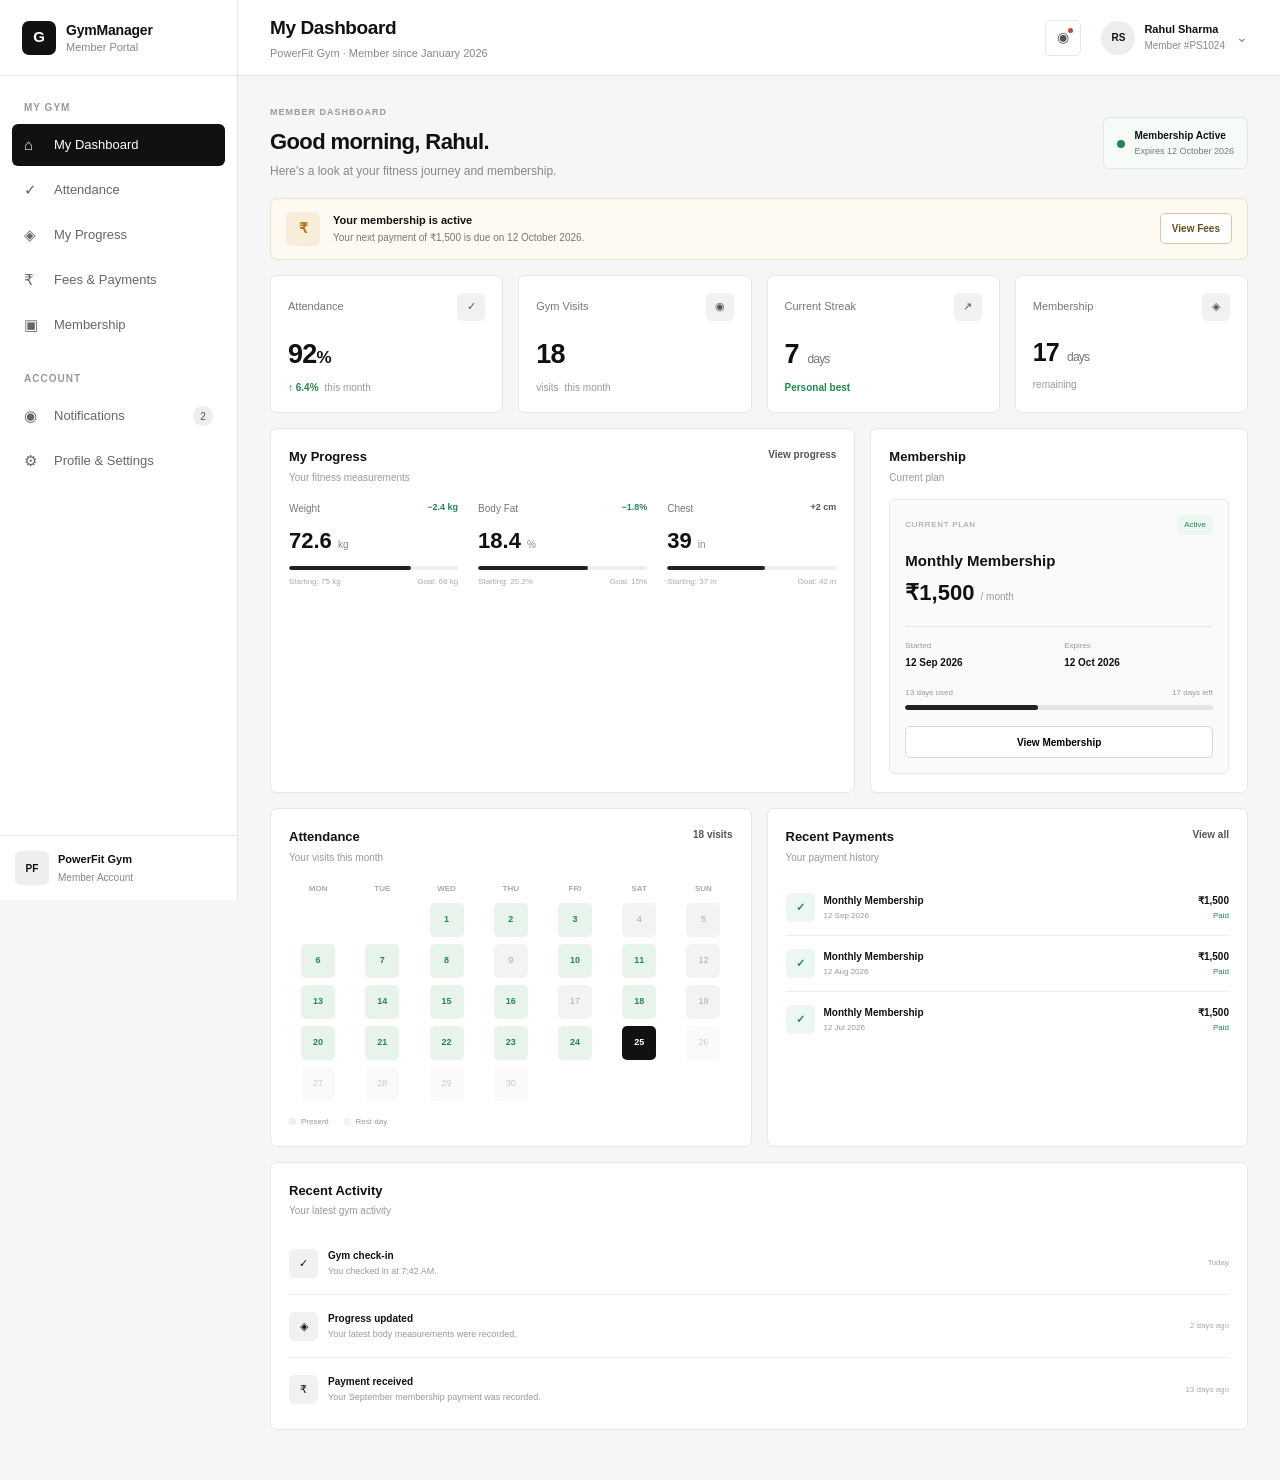
<file: member.html>
<!DOCTYPE html>
<html lang="en">
<head>

    <meta charset="UTF-8">
    <meta
        name="viewport"
        content="width=device-width, initial-scale=1.0"
    >

    <title>Gym Management | My Dashboard</title>

    <link rel="stylesheet" href="member.css">

</head>

<body>

<div class="app">

    <!-- =====================================================
         SIDEBAR
    ====================================================== -->

    <aside class="sidebar">

        <div class="brand">

            <div class="brand-mark">G</div>

            <div class="brand-text">
                <strong>GymManager</strong>
                <span>Member Portal</span>
            </div>

        </div>


        <nav class="navigation">

            <p class="nav-label">MY GYM</p>

            <a href="member.html" class="nav-item active">
                <span class="nav-icon">⌂</span>
                <span>My Dashboard</span>
            </a>

            <a href="#" class="nav-item">
                <span class="nav-icon">✓</span>
                <span>Attendance</span>
            </a>

            <a href="#" class="nav-item">
                <span class="nav-icon">◈</span>
                <span>My Progress</span>
            </a>

            <a href="#" class="nav-item">
                <span class="nav-icon">₹</span>
                <span>Fees & Payments</span>
            </a>

            <a href="#" class="nav-item">
                <span class="nav-icon">▣</span>
                <span>Membership</span>
            </a>


            <p class="nav-label secondary-label">ACCOUNT</p>

            <a href="#" class="nav-item">
                <span class="nav-icon">◉</span>
                <span>Notifications</span>

                <span class="nav-badge">2</span>
            </a>

            <a href="#" class="nav-item">
                <span class="nav-icon">⚙</span>
                <span>Profile & Settings</span>
            </a>

        </nav>


        <div class="sidebar-bottom">

            <div class="gym-mini-profile">

                <div class="gym-avatar">
                    PF
                </div>

                <div>
                    <strong>PowerFit Gym</strong>
                    <span>Member Account</span>
                </div>

            </div>

        </div>

    </aside>


    <!-- =====================================================
         MAIN CONTENT
    ====================================================== -->

    <main class="main-content">

        <!-- HEADER -->

        <header class="topbar">

            <button
                class="mobile-menu"
                id="mobileMenu"
            >
                ☰
            </button>


            <div class="page-title">

                <h1>My Dashboard</h1>

                <p>
                    PowerFit Gym · Member since January 2026
                </p>

            </div>


            <div class="topbar-actions">

                <button
                    class="icon-button"
                    id="notificationButton"
                    aria-label="Notifications"
                >
                    ◉
                    <i></i>
                </button>


                <div class="user-profile">

                    <div class="user-avatar">
                        RS
                    </div>

                    <div class="user-info">

                        <strong>Rahul Sharma</strong>

                        <span>
                            Member #PS1024
                        </span>

                    </div>

                    <span class="profile-arrow">
                        ⌄
                    </span>

                </div>

            </div>

        </header>


        <!-- =================================================
             DASHBOARD
        ================================================== -->

        <section class="dashboard-content">


            <!-- =================================================
                 WELCOME
            ================================================== -->

            <section class="welcome-section">

                <div>

                    <div class="welcome-label">
                        MEMBER DASHBOARD
                    </div>

                    <h2>
                        Good morning, Rahul.
                    </h2>

                    <p>
                        Here's a look at your fitness journey
                        and membership.
                    </p>

                </div>


                <div class="membership-status">

                    <span class="status-dot"></span>

                    <div>
                        <strong>Membership Active</strong>

                        <span>
                            Expires 12 October 2026
                        </span>
                    </div>

                </div>

            </section>


            <!-- =================================================
                 FEE ALERT
            ================================================== -->

            <section class="fee-alert">

                <div class="fee-alert-icon">
                    ₹
                </div>


                <div class="fee-alert-content">

                    <strong>
                        Your membership is active
                    </strong>

                    <p>
                        Your next payment of ₹1,500 is due on
                        12 October 2026.
                    </p>

                </div>


                <button class="outline-button">
                    View Fees
                </button>

            </section>


            <!-- =================================================
                 SUMMARY CARDS
            ================================================== -->

            <div class="stats-grid">


                <div class="stat-card">

                    <div class="stat-header">

                        <span>
                            Attendance
                        </span>

                        <div class="stat-icon">
                            ✓
                        </div>

                    </div>


                    <div class="stat-value">
                        92<span>%</span>
                    </div>


                    <div class="stat-footer">

                        <span class="positive">
                            ↑ 6.4%
                        </span>

                        <span>
                            this month
                        </span>

                    </div>

                </div>


                <div class="stat-card">

                    <div class="stat-header">

                        <span>
                            Gym Visits
                        </span>

                        <div class="stat-icon">
                            ◉
                        </div>

                    </div>


                    <div class="stat-value">
                        18
                    </div>


                    <div class="stat-footer">

                        <span>
                            visits
                        </span>

                        <span>
                            this month
                        </span>

                    </div>

                </div>


                <div class="stat-card">

                    <div class="stat-header">

                        <span>
                            Current Streak
                        </span>

                        <div class="stat-icon">
                            ↗
                        </div>

                    </div>


                    <div class="stat-value">
                        7
                        <span class="small-unit">
                            days
                        </span>
                    </div>


                    <div class="stat-footer">

                        <span class="positive">
                            Personal best
                        </span>

                    </div>

                </div>


                <div class="stat-card">

                    <div class="stat-header">

                        <span>
                            Membership
                        </span>

                        <div class="stat-icon">
                            ◈
                        </div>

                    </div>


                    <div class="stat-value membership-value">
                        17
                        <span class="small-unit">
                            days
                        </span>
                    </div>


                    <div class="stat-footer">

                        <span>
                            remaining
                        </span>

                    </div>

                </div>

            </div>


            <!-- =================================================
                 PROGRESS + MEMBERSHIP
            ================================================== -->

            <div class="main-grid">


                <!-- PROGRESS -->

                <section class="panel progress-panel">

                    <div class="panel-header">

                        <div>

                            <h3>
                                My Progress
                            </h3>

                            <p>
                                Your fitness measurements
                            </p>

                        </div>


                        <button class="text-button">
                            View progress
                        </button>

                    </div>


                    <div class="progress-content">


                        <div class="measurement">

                            <div class="measurement-top">

                                <span>
                                    Weight
                                </span>

                                <span class="measurement-change">
                                    −2.4 kg
                                </span>

                            </div>

                            <strong>
                                72.6
                                <small>kg</small>
                            </strong>

                            <div class="mini-progress">
                                <span style="width: 72%"></span>
                            </div>

                            <div class="measurement-bottom">
                                <span>
                                    Starting: 75 kg
                                </span>

                                <span>
                                    Goal: 68 kg
                                </span>
                            </div>

                        </div>


                        <div class="measurement">

                            <div class="measurement-top">

                                <span>
                                    Body Fat
                                </span>

                                <span class="measurement-change">
                                    −1.8%
                                </span>

                            </div>

                            <strong>
                                18.4
                                <small>%</small>
                            </strong>

                            <div class="mini-progress">
                                <span style="width: 65%"></span>
                            </div>

                            <div class="measurement-bottom">
                                <span>
                                    Starting: 20.2%
                                </span>

                                <span>
                                    Goal: 15%
                                </span>
                            </div>

                        </div>


                        <div class="measurement">

                            <div class="measurement-top">

                                <span>
                                    Chest
                                </span>

                                <span class="measurement-change neutral">
                                    +2 cm
                                </span>

                            </div>

                            <strong>
                                39
                                <small>in</small>
                            </strong>

                            <div class="mini-progress">
                                <span style="width: 58%"></span>
                            </div>

                            <div class="measurement-bottom">
                                <span>
                                    Starting: 37 in
                                </span>

                                <span>
                                    Goal: 42 in
                                </span>
                            </div>

                        </div>


                    </div>

                </section>


                <!-- MEMBERSHIP -->

                <section class="panel membership-panel">

                    <div class="panel-header">

                        <div>

                            <h3>
                                Membership
                            </h3>

                            <p>
                                Current plan
                            </p>

                        </div>

                    </div>


                    <div class="membership-card">

                        <div class="membership-card-top">

                            <span>
                                CURRENT PLAN
                            </span>

                            <span class="active-badge">
                                Active
                            </span>

                        </div>


                        <h4>
                            Monthly Membership
                        </h4>


                        <div class="membership-price">
                            ₹1,500
                            <span>/ month</span>
                        </div>


                        <div class="membership-details">

                            <div>
                                <span>Started</span>
                                <strong>12 Sep 2026</strong>
                            </div>

                            <div>
                                <span>Expires</span>
                                <strong>12 Oct 2026</strong>
                            </div>

                        </div>


                        <div class="membership-progress">

                            <div class="progress-label">

                                <span>
                                    13 days used
                                </span>

                                <span>
                                    17 days left
                                </span>

                            </div>


                            <div class="progress-track">
                                <span style="width: 43%"></span>
                            </div>

                        </div>


                        <button class="full-button">
                            View Membership
                        </button>

                    </div>

                </section>

            </div>


            <!-- =================================================
                 ATTENDANCE + PAYMENT
            ================================================== -->

            <div class="two-column-grid">


                <!-- ATTENDANCE -->

                <section class="panel">

                    <div class="panel-header">

                        <div>

                            <h3>
                                Attendance
                            </h3>

                            <p>
                                Your visits this month
                            </p>

                        </div>

                        <span class="attendance-total">
                            18 visits
                        </span>

                    </div>


                    <div class="attendance-calendar">

                        <div class="calendar-head">
                            <span>MON</span>
                            <span>TUE</span>
                            <span>WED</span>
                            <span>THU</span>
                            <span>FRI</span>
                            <span>SAT</span>
                            <span>SUN</span>
                        </div>


                        <div class="calendar-grid">

                            <span class="empty"></span>
                            <span class="empty"></span>
                            <span class="day present">1</span>
                            <span class="day present">2</span>
                            <span class="day present">3</span>
                            <span class="day rest">4</span>
                            <span class="day rest">5</span>

                            <span class="day present">6</span>
                            <span class="day present">7</span>
                            <span class="day present">8</span>
                            <span class="day rest">9</span>
                            <span class="day present">10</span>
                            <span class="day present">11</span>
                            <span class="day rest">12</span>

                            <span class="day present">13</span>
                            <span class="day present">14</span>
                            <span class="day present">15</span>
                            <span class="day present">16</span>
                            <span class="day rest">17</span>
                            <span class="day present">18</span>
                            <span class="day rest">19</span>

                            <span class="day present">20</span>
                            <span class="day present">21</span>
                            <span class="day present">22</span>
                            <span class="day present">23</span>
                            <span class="day present">24</span>
                            <span class="day today">25</span>
                            <span class="day future">26</span>

                            <span class="day future">27</span>
                            <span class="day future">28</span>
                            <span class="day future">29</span>
                            <span class="day future">30</span>

                        </div>


                        <div class="calendar-legend">

                            <span>
                                <i class="legend-present"></i>
                                Present
                            </span>

                            <span>
                                <i class="legend-rest"></i>
                                Rest day
                            </span>

                        </div>

                    </div>

                </section>


                <!-- PAYMENT -->

                <section class="panel">

                    <div class="panel-header">

                        <div>

                            <h3>
                                Recent Payments
                            </h3>

                            <p>
                                Your payment history
                            </p>

                        </div>

                        <button class="text-button">
                            View all
                        </button>

                    </div>


                    <div class="payment-list">


                        <div class="payment-item">

                            <div class="payment-icon">
                                ✓
                            </div>

                            <div class="payment-info">

                                <strong>
                                    Monthly Membership
                                </strong>

                                <span>
                                    12 Sep 2026
                                </span>

                            </div>

                            <div class="payment-amount">

                                <strong>
                                    ₹1,500
                                </strong>

                                <span class="paid">
                                    Paid
                                </span>

                            </div>

                        </div>


                        <div class="payment-item">

                            <div class="payment-icon">
                                ✓
                            </div>

                            <div class="payment-info">

                                <strong>
                                    Monthly Membership
                                </strong>

                                <span>
                                    12 Aug 2026
                                </span>

                            </div>

                            <div class="payment-amount">

                                <strong>
                                    ₹1,500
                                </strong>

                                <span class="paid">
                                    Paid
                                </span>

                            </div>

                        </div>


                        <div class="payment-item">

                            <div class="payment-icon">
                                ✓
                            </div>

                            <div class="payment-info">

                                <strong>
                                    Monthly Membership
                                </strong>

                                <span>
                                    12 Jul 2026
                                </span>

                            </div>

                            <div class="payment-amount">

                                <strong>
                                    ₹1,500
                                </strong>

                                <span class="paid">
                                    Paid
                                </span>

                            </div>

                        </div>


                    </div>

                </section>

            </div>


            <!-- =================================================
                 RECENT ACTIVITY
            ================================================== -->

            <section class="panel activity-panel">

                <div class="panel-header">

                    <div>

                        <h3>
                            Recent Activity
                        </h3>

                        <p>
                            Your latest gym activity
                        </p>

                    </div>

                </div>


                <div class="activity-list">


                    <div class="activity-item">

                        <div class="activity-marker">
                            ✓
                        </div>

                        <div class="activity-content">

                            <strong>
                                Gym check-in
                            </strong>

                            <p>
                                You checked in at 7:42 AM.
                            </p>

                        </div>

                        <span>
                            Today
                        </span>

                    </div>


                    <div class="activity-item">

                        <div class="activity-marker">
                            ◈
                        </div>

                        <div class="activity-content">

                            <strong>
                                Progress updated
                            </strong>

                            <p>
                                Your latest body measurements
                                were recorded.
                            </p>

                        </div>

                        <span>
                            2 days ago
                        </span>

                    </div>


                    <div class="activity-item">

                        <div class="activity-marker">
                            ₹
                        </div>

                        <div class="activity-content">

                            <strong>
                                Payment received
                            </strong>

                            <p>
                                Your September membership
                                payment was recorded.
                            </p>

                        </div>

                        <span>
                            13 days ago
                        </span>

                    </div>


                </div>

            </section>


        </section>

    </main>

</div>


<!-- =========================================================
     NOTIFICATION PANEL
========================================================= -->

<div
    class="notification-panel"
    id="notificationPanel"
>

    <div class="notification-header">

        <div>

            <h3>
                Notifications
            </h3>

            <span>
                2 notifications
            </span>

        </div>

        <button id="closeNotifications">
            ×
        </button>

    </div>


    <div class="notification-list">


        <div class="notification-item">

            <div class="notification-icon">
                ₹
            </div>

            <div>

                <strong>
                    Membership renewal coming up
                </strong>

                <p>
                    Your membership expires on
                    12 October 2026.
                </p>

                <span>
                    Today
                </span>

            </div>

        </div>


        <div class="notification-item">

            <div class="notification-icon">
                ✓
            </div>

            <div>

                <strong>
                    Great attendance this month
                </strong>

                <p>
                    You've visited the gym 18 times
                    this month.
                </p>

                <span>
                    Yesterday
                </span>

            </div>

        </div>


    </div>

</div>


<script src="member.js"></script>

</body>
</html>
</file>
<file: home.css>
/* =========================================================
   RESET
========================================================= */

* {
    margin: 0;
    padding: 0;
    box-sizing: border-box;
}

html {
    scroll-behavior: smooth;
}

body {
    font-family: Inter, -apple-system, BlinkMacSystemFont, "Segoe UI",
        Roboto, Helvetica, Arial, sans-serif;
    background: #f7f7f7;
    color: #111;
    line-height: 1.5;
}

a {
    color: inherit;
    text-decoration: none;
}

button {
    font: inherit;
}


/* =========================================================
   VARIABLES
========================================================= */

:root {
    --bg: #f7f7f7;
    --surface: #ffffff;
    --text: #111111;
    --secondary: #555555;
    --muted: #858585;
    --border: #e5e5e5;
    --soft: #f1f1f1;
    --green: #238653;
    --green-soft: #edf7f1;
}


/* =========================================================
   NAVBAR
========================================================= */

.navbar {
    background: rgba(255, 255, 255, 0.96);
    border-bottom: 1px solid var(--border);
    position: sticky;
    top: 0;
    z-index: 1000;
}

.nav-inner {
    max-width: 1240px;
    height: 76px;
    margin: auto;
    padding: 0 28px;

    display: flex;
    align-items: center;
    justify-content: space-between;
}

.logo {
    display: flex;
    align-items: center;
    gap: 10px;

    font-size: 18px;
    font-weight: 700;
    letter-spacing: -0.3px;
}

.logo-mark {
    width: 31px;
    height: 31px;

    display: grid;
    place-items: center;

    background: #111;
    color: #fff;

    font-size: 14px;
    font-weight: 700;
}

.nav-links {
    display: flex;
    gap: 30px;
    margin-left: auto;
    margin-right: 42px;
}

.nav-links a {
    color: #666;
    font-size: 14px;
    transition: color 0.2s;
}

.nav-links a:hover,
.nav-links a.active {
    color: #111;
}

.nav-actions {
    display: flex;
    align-items: center;
    gap: 22px;
}

.login-link {
    font-size: 14px;
    color: #444;
}

.nav-button {
    background: #111;
    color: white;
    padding: 11px 18px;
    font-size: 13px;
    font-weight: 600;
}

.mobile-menu {
    display: none;
    border: 0;
    background: transparent;
    cursor: pointer;
}

.mobile-menu span {
    display: block;
    width: 22px;
    height: 2px;
    background: #111;
    margin: 4px;
}

.mobile-nav {
    display: none;
}


/* =========================================================
   HERO
========================================================= */

.hero {
    max-width: 1240px;
    margin: auto;
    padding: 105px 28px 100px;

    display: grid;
    grid-template-columns: 0.85fr 1.15fr;
    gap: 70px;
    align-items: center;
}

.hero-content {
    max-width: 540px;
}

.eyebrow {
    display: inline-flex;
    align-items: center;
    gap: 8px;

    font-size: 11px;
    font-weight: 700;
    letter-spacing: 1.3px;
    text-transform: uppercase;
    color: #666;
}

.eyebrow-dot {
    width: 7px;
    height: 7px;
    background: var(--green);
    border-radius: 50%;
}

.hero h1 {
    margin-top: 22px;

    font-size: clamp(48px, 5vw, 72px);
    line-height: 0.99;
    letter-spacing: -4px;
    font-weight: 700;
}

.hero h1 span,
.section-heading h2 span,
.cta-content h2 span {
    color: #777;
}

.hero-description {
    margin-top: 27px;

    max-width: 500px;

    color: #666;
    font-size: 17px;
    line-height: 1.7;
}

.hero-actions {
    display: flex;
    gap: 12px;
    margin-top: 32px;
}

.primary-button,
.secondary-button {
    display: inline-flex;
    align-items: center;
    justify-content: center;
    gap: 12px;

    min-height: 46px;
    padding: 0 20px;

    font-size: 13px;
    font-weight: 600;
}

.primary-button {
    background: #111;
    color: #fff;
}

.primary-button span {
    font-size: 17px;
}

.secondary-button {
    background: #fff;
    border: 1px solid var(--border);
}

.hero-note {
    margin-top: 16px;
    color: #999;
    font-size: 12px;
}


/* =========================================================
   DASHBOARD PREVIEW
========================================================= */

.hero-preview {
    min-width: 0;
}

.preview-window {
    background: #fff;
    border: 1px solid #dedede;
    box-shadow: 0 30px 70px rgba(0, 0, 0, 0.08);
}

.preview-topbar {
    height: 42px;
    padding: 0 15px;

    border-bottom: 1px solid var(--border);

    display: flex;
    align-items: center;
    justify-content: center;

    position: relative;
}

.preview-dots {
    display: flex;
    gap: 5px;
    position: absolute;
    left: 15px;
}

.preview-dots span {
    width: 7px;
    height: 7px;
    background: #ccc;
    border-radius: 50%;
}

.preview-title {
    font-size: 10px;
    color: #888;
}

.preview-body {
    min-height: 420px;
    display: flex;
}

.preview-sidebar {
    width: 56px;
    background: #fafafa;
    border-right: 1px solid var(--border);

    display: flex;
    flex-direction: column;
    align-items: center;
    padding-top: 18px;
    gap: 17px;
}

.mini-logo {
    width: 27px;
    height: 27px;

    background: #111;
    color: white;

    display: grid;
    place-items: center;

    font-size: 11px;
    font-weight: 700;

    margin-bottom: 14px;
}

.mini-nav {
    width: 19px;
    height: 4px;
    background: #d4d4d4;
    border-radius: 2px;
}

.mini-nav.active {
    background: #111;
}

.preview-content {
    flex: 1;
    padding: 25px;
    min-width: 0;
}

.preview-heading {
    display: flex;
    justify-content: space-between;
    align-items: center;
}

.preview-heading small {
    color: #999;
    font-size: 9px;
}

.preview-heading h3 {
    margin-top: 3px;
    font-size: 17px;
}

.mini-profile {
    width: 28px;
    height: 28px;
    border-radius: 50%;
    background: #ddd;
}

.preview-stats {
    margin-top: 22px;

    display: grid;
    grid-template-columns: repeat(3, 1fr);
    gap: 10px;
}

.preview-card {
    padding: 14px;
    background: #fafafa;
    border: 1px solid #ededed;
}

.preview-card span {
    display: block;
    font-size: 8px;
    color: #888;
}

.preview-card strong {
    display: block;
    margin-top: 7px;
    font-size: 19px;
}

.preview-card small {
    color: var(--green);
    font-size: 8px;
}

.preview-lower {
    display: grid;
    grid-template-columns: 1.2fr 0.8fr;
    gap: 12px;
    margin-top: 14px;
}

.attendance-preview,
.members-preview {
    border: 1px solid #ededed;
    padding: 14px;
}

.preview-section-title {
    display: flex;
    justify-content: space-between;
    font-size: 9px;
}

.preview-section-title span:last-child {
    color: #999;
}

.fake-chart {
    height: 150px;
    display: flex;
    align-items: end;
    padding: 20px 12px 10px;
}

.chart-bars {
    width: 100%;
    height: 100%;
    display: flex;
    align-items: end;
    justify-content: space-around;
    gap: 7px;
}

.chart-bars i {
    width: 10%;
    background: #222;
    display: block;
}

.member-row {
    display: flex;
    align-items: center;
    gap: 8px;
    padding: 11px 0;
    border-bottom: 1px solid #eee;
}

.member-row:last-child {
    border-bottom: 0;
}

.member-avatar {
    width: 25px;
    height: 25px;
    background: #eee;
    display: grid;
    place-items: center;
    font-size: 7px;
    font-weight: 700;
}

.member-row div:nth-child(2) {
    flex: 1;
    min-width: 0;
}

.member-row strong {
    display: block;
    font-size: 8px;
}

.member-row small {
    display: block;
    color: #999;
    font-size: 7px;
}

.member-row b {
    color: var(--green);
    font-size: 7px;
    font-weight: 600;
}

.member-row b.warning {
    color: #b46b12;
}


/* =========================================================
   TRUST STRIP
========================================================= */

.trust-strip {
    border-top: 1px solid var(--border);
    border-bottom: 1px solid var(--border);

    background: #fff;

    padding: 25px 28px;

    display: flex;
    align-items: center;
    justify-content: center;
    gap: 70px;
}

.trust-strip p {
    font-size: 12px;
    color: #777;
}

.trust-items {
    display: flex;
    gap: 38px;
}

.trust-items span {
    font-size: 10px;
    letter-spacing: 1.5px;
    color: #999;
}


/* =========================================================
   SECTIONS
========================================================= */

.section {
    max-width: 1240px;
    margin: auto;
    padding: 110px 28px;
}

.section-heading {
    max-width: 650px;
}

.section-heading.centered {
    margin: auto;
    text-align: center;
}

.section-heading.centered .eyebrow {
    justify-content: center;
}

.section-heading h2 {
    margin-top: 18px;

    font-size: clamp(38px, 4vw, 54px);
    line-height: 1.05;
    letter-spacing: -2.5px;
}

.section-heading p {
    margin-top: 18px;
    color: #666;
    font-size: 15px;
    line-height: 1.7;
}


/* =========================================================
   FEATURE GRID
========================================================= */

.feature-grid {
    margin-top: 55px;

    display: grid;
    grid-template-columns: repeat(2, 1fr);
    gap: 12px;
}

.feature-card {
    min-height: 230px;

    padding: 30px;

    background: #fff;
    border: 1px solid var(--border);

    transition: transform 0.2s, border-color 0.2s;
}

.feature-card:hover {
    transform: translateY(-2px);
    border-color: #cfcfcf;
}

.feature-card.large {
    grid-row: span 2;
    min-height: 472px;
}

.feature-icon {
    color: #999;
    font-size: 11px;
    font-weight: 700;
    letter-spacing: 1px;
}

.feature-card h3 {
    margin-top: 65px;
    font-size: 22px;
    letter-spacing: -0.5px;
}

.feature-card p {
    margin-top: 12px;
    max-width: 450px;
    color: #666;
    font-size: 14px;
    line-height: 1.7;
}

.feature-card:not(.large) h3 {
    margin-top: 42px;
}

.feature-link {
    display: inline-block;
    margin-top: 25px;
    color: #333;
    font-size: 12px;
    font-weight: 600;
}

.feature-line {
    width: 45px;
    height: 1px;
    background: #111;
    margin-top: 38px;
}


/* =========================================================
   WORKFLOW
========================================================= */

.workflow-section {
    border-top: 1px solid var(--border);
}

.workflow {
    margin-top: 65px;

    display: grid;
    grid-template-columns: 1fr auto 1fr auto 1fr auto 1fr;
    align-items: start;
    gap: 22px;
}

.workflow-step {
    text-align: center;
}

.step-number {
    width: 42px;
    height: 42px;

    margin: auto;

    border: 1px solid #ccc;

    display: grid;
    place-items: center;

    font-size: 11px;
    font-weight: 700;
}

.workflow-step h3 {
    margin-top: 20px;
    font-size: 16px;
}

.workflow-step p {
    margin-top: 9px;
    color: #777;
    font-size: 12px;
    line-height: 1.6;
}

.workflow-line {
    width: 50px;
    height: 1px;
    background: #ddd;
    margin-top: 21px;
}


/* =========================================================
   CTA
========================================================= */

.cta-section {
    margin-top: 20px;

    background: #111;
    color: #fff;

    padding: 95px 28px;
    text-align: center;
}

.cta-content {
    max-width: 650px;
    margin: auto;
}

.cta-section .eyebrow {
    color: #aaa;
}

.cta-section .eyebrow-dot {
    background: #fff;
}

.cta-content h2 {
    margin-top: 18px;
    font-size: clamp(40px, 5vw, 60px);
    line-height: 1;
    letter-spacing: -3px;
}

.cta-content h2 span {
    color: #888;
}

.cta-content p {
    max-width: 480px;
    margin: 20px auto 0;

    color: #aaa;
    font-size: 15px;
}

.cta-content .primary-button {
    margin-top: 30px;
    background: #fff;
    color: #111;
}


/* =========================================================
   FOOTER
========================================================= */

.footer {
    background: #fff;
    border-top: 1px solid var(--border);
}

.footer-inner {
    max-width: 1240px;
    margin: auto;
    padding: 60px 28px;

    display: grid;
    grid-template-columns: 2fr 1fr 1fr 1fr;
    gap: 40px;
}

.footer-brand p {
    max-width: 260px;
    margin-top: 15px;

    color: #777;
    font-size: 12px;
    line-height: 1.6;
}

.footer-column {
    display: flex;
    flex-direction: column;
    gap: 11px;
}

.footer-column h4 {
    margin-bottom: 7px;
    font-size: 12px;
}

.footer-column a {
    color: #777;
    font-size: 12px;
}

.footer-column a:hover {
    color: #111;
}

.footer-bottom {
    max-width: 1240px;
    margin: auto;
    padding: 20px 28px;

    border-top: 1px solid var(--border);

    display: flex;
    justify-content: space-between;

    color: #999;
    font-size: 11px;
}


/* =========================================================
   RESPONSIVE
========================================================= */

@media (max-width: 1000px) {

    .nav-links {
        gap: 18px;
        margin-right: 20px;
    }

    .hero {
        grid-template-columns: 1fr;
        padding-top: 75px;
    }

    .hero-content {
        max-width: 700px;
    }

    .hero-preview {
        max-width: 800px;
    }

    .workflow {
        grid-template-columns: 1fr 1fr;
        gap: 45px;
    }

    .workflow-line {
        display: none;
    }

}


@media (max-width: 750px) {

    .nav-links,
    .nav-actions {
        display: none;
    }

    .mobile-menu {
        display: block;
    }

    .mobile-nav {
        padding: 10px 28px 25px;
        background: #fff;
        border-top: 1px solid var(--border);

        flex-direction: column;
        gap: 0;
    }

    .mobile-nav.open {
        display: flex;
    }

    .mobile-nav a {
        padding: 13px 0;
        border-bottom: 1px solid #eee;
        font-size: 14px;
    }

    .mobile-nav .mobile-cta {
        margin-top: 10px;
        background: #111;
        color: #fff;
        text-align: center;
        border: 0;
    }

    .hero {
        padding: 65px 20px 70px;
    }

    .hero h1 {
        font-size: 48px;
        letter-spacing: -3px;
    }

    .hero-actions {
        flex-direction: column;
    }

    .primary-button,
    .secondary-button {
        width: 100%;
    }

    .preview-body {
        min-height: 340px;
    }

    .preview-sidebar {
        display: none;
    }

    .preview-stats {
        grid-template-columns: 1fr;
    }

    .preview-card:nth-child(3) {
        display: none;
    }

    .preview-lower {
        grid-template-columns: 1fr;
    }

    .members-preview {
        display: none;
    }

    .trust-strip {
        flex-direction: column;
        gap: 20px;
    }

    .trust-items {
        flex-wrap: wrap;
        justify-content: center;
        gap: 18px;
    }

    .section {
        padding: 80px 20px;
    }

    .feature-grid {
        grid-template-columns: 1fr;
    }

    .feature-card.large {
        grid-row: auto;
        min-height: 300px;
    }

    .workflow {
        grid-template-columns: 1fr;
    }

    .footer-inner {
        grid-template-columns: 1fr 1fr;
        padding: 45px 20px;
    }

    .footer-brand {
        grid-column: 1 / -1;
    }

    .footer-bottom {
        flex-direction: column;
        gap: 8px;
        padding: 20px;
    }

}


@media (max-width: 450px) {

    .nav-inner {
        padding: 0 18px;
    }

    .hero h1 {
        font-size: 42px;
    }

    .preview-content {
        padding: 15px;
    }

    .footer-inner {
        grid-template-columns: 1fr;
    }

}
</file>
<file: dashboard.css>
/* =========================================================
   GLOBAL
========================================================= */

* {
    margin: 0;
    padding: 0;
    box-sizing: border-box;
}

:root {
    --bg: #f6f6f6;
    --surface: #ffffff;
    --surface-soft: #fafafa;

    --text: #111111;
    --text-secondary: #555555;
    --muted: #858585;

    --border: #e6e6e6;
    --border-dark: #d8d8d8;

    --black: #111111;

    --green: #238653;
    --green-soft: #edf7f1;

    --orange: #b46b12;
    --orange-soft: #fff6e8;

    --red: #c44242;
    --red-soft: #fff0f0;

    --blue: #426fa8;
    --blue-soft: #edf3fa;

    --sidebar-width: 238px;
}

html {
    scroll-behavior: smooth;
}

body {
    font-family:
        Inter,
        -apple-system,
        BlinkMacSystemFont,
        "Segoe UI",
        sans-serif;

    background: var(--bg);
    color: var(--text);

    font-size: 14px;
    line-height: 1.5;
}

button,
input,
select {
    font: inherit;
}

button {
    cursor: pointer;
}

a {
    text-decoration: none;
    color: inherit;
}


/* =========================================================
   APP
========================================================= */

.app {
    min-height: 100vh;
    display: flex;
}


/* =========================================================
   SIDEBAR
========================================================= */

.sidebar {
    width: var(--sidebar-width);
    height: 100vh;

    position: fixed;
    left: 0;
    top: 0;

    background: #ffffff;
    border-right: 1px solid var(--border);

    display: flex;
    flex-direction: column;

    z-index: 100;
}


/* BRAND */

.brand {
    height: 76px;

    display: flex;
    align-items: center;

    padding: 0 22px;

    border-bottom: 1px solid var(--border);
}

.brand-mark {
    width: 34px;
    height: 34px;

    background: var(--black);
    color: #ffffff;

    display: flex;
    align-items: center;
    justify-content: center;

    font-weight: 700;
    font-size: 15px;

    border-radius: 7px;

    margin-right: 10px;
}

.brand-text {
    display: flex;
    flex-direction: column;

    line-height: 1.15;
}

.brand-text strong {
    font-size: 14px;
    letter-spacing: -0.2px;
}

.brand-text span {
    font-size: 11px;
    color: var(--muted);

    margin-top: 3px;
}


/* NAVIGATION */

.navigation {
    padding: 24px 12px;

    overflow-y: auto;
}

.nav-label {
    font-size: 10px;
    font-weight: 700;

    letter-spacing: 1px;

    color: #999;

    padding: 0 12px 9px;
}

.secondary-label {
    margin-top: 25px;
}

.nav-item {
    height: 42px;

    display: flex;
    align-items: center;

    padding: 0 12px;

    color: #666;

    border-radius: 6px;

    margin-bottom: 3px;

    transition:
        background 0.18s ease,
        color 0.18s ease;
}

.nav-item:hover {
    background: #f5f5f5;
    color: #111;
}

.nav-item.active {
    background: #111111;
    color: #ffffff;
}

.nav-icon {
    width: 24px;

    font-size: 15px;

    display: flex;
    align-items: center;
    justify-content: flex-start;

    margin-right: 6px;
}

.nav-item span:nth-child(2) {
    font-size: 13px;
    font-weight: 500;
}

.nav-badge {
    margin-left: auto;

    min-width: 20px;
    height: 20px;

    display: flex;
    align-items: center;
    justify-content: center;

    border-radius: 10px;

    background: #eeeeee;
    color: #555;

    font-size: 10px;
}

.nav-item.active .nav-badge {
    background: #ffffff;
    color: #111;
}


/* SIDEBAR BOTTOM */

.sidebar-bottom {
    margin-top: auto;

    padding: 15px;

    border-top: 1px solid var(--border);
}

.gym-mini-profile {
    display: flex;
    align-items: center;

    min-width: 0;
}

.gym-avatar {
    width: 34px;
    height: 34px;

    flex-shrink: 0;

    border-radius: 6px;

    background: #ededed;

    display: flex;
    align-items: center;
    justify-content: center;

    font-size: 10px;
    font-weight: 700;

    margin-right: 9px;
}

.gym-mini-profile > div:nth-child(2) {
    min-width: 0;

    display: flex;
    flex-direction: column;
}

.gym-mini-profile strong {
    font-size: 11px;

    white-space: nowrap;
    overflow: hidden;
    text-overflow: ellipsis;
}

.gym-mini-profile span {
    color: var(--muted);
    font-size: 10px;

    margin-top: 2px;
}

.more-button {
    margin-left: auto;

    border: 0;
    background: transparent;

    color: #888;

    padding: 5px;
}


/* =========================================================
   MAIN
========================================================= */

.main-content {
    width: calc(100% - var(--sidebar-width));

    margin-left: var(--sidebar-width);

    min-height: 100vh;
}


/* =========================================================
   TOPBAR
========================================================= */

.topbar {
    height: 76px;

    background: #ffffff;

    border-bottom: 1px solid var(--border);

    display: flex;
    align-items: center;

    padding: 0 32px;

    position: sticky;
    top: 0;

    z-index: 50;
}

.page-title {
    display: flex;
    flex-direction: column;
}

.page-title h1 {
    font-size: 19px;
    font-weight: 650;

    letter-spacing: -0.4px;
}

.page-title p {
    font-size: 11px;
    color: var(--muted);

    margin-top: 2px;
}

.topbar-actions {
    margin-left: auto;

    display: flex;
    align-items: center;

    gap: 14px;
}

.search-box {
    width: 235px;
    height: 36px;

    border: 1px solid var(--border);

    border-radius: 6px;

    display: flex;
    align-items: center;

    padding: 0 10px;

    color: #888;

    background: #fafafa;
}

.search-box > span {
    font-size: 18px;
    margin-right: 7px;
}

.search-box input {
    border: 0;
    outline: 0;

    background: transparent;

    width: 100%;

    color: var(--text);
    font-size: 12px;
}

.search-box input::placeholder {
    color: #999;
}

.search-box kbd {
    white-space: nowrap;

    border: 1px solid #ddd;

    background: #fff;

    border-radius: 4px;

    padding: 2px 5px;

    font-size: 9px;

    color: #999;
}

.icon-button {
    width: 36px;
    height: 36px;

    border: 1px solid var(--border);

    background: #fff;

    border-radius: 6px;

    position: relative;

    color: #555;
}

.notification-button i {
    position: absolute;

    top: 7px;
    right: 7px;

    width: 5px;
    height: 5px;

    background: var(--red);

    border-radius: 50%;
}

.user-profile {
    display: flex;
    align-items: center;

    gap: 9px;

    padding-left: 6px;
}

.user-avatar {
    width: 34px;
    height: 34px;

    border-radius: 50%;

    background: #ededed;

    display: flex;
    align-items: center;
    justify-content: center;

    font-size: 10px;
    font-weight: 700;
}

.user-info {
    display: flex;
    flex-direction: column;

    line-height: 1.2;
}

.user-info strong {
    font-size: 11px;
}

.user-info span {
    font-size: 10px;
    color: var(--muted);

    margin-top: 3px;
}

.profile-arrow {
    color: #888;
    margin-left: 2px;
}

.mobile-menu {
    display: none;

    border: 0;
    background: transparent;

    font-size: 20px;

    margin-right: 12px;
}


/* =========================================================
   DASHBOARD CONTENT
========================================================= */

.dashboard-content {
    max-width: 1500px;

    padding: 30px 32px 50px;

    margin: 0 auto;
}


/* WELCOME */

.welcome-section {
    display: flex;
    align-items: center;
    justify-content: space-between;

    margin-bottom: 25px;
}

.welcome-section h2 {
    font-size: 21px;
    letter-spacing: -0.5px;
    font-weight: 650;
}

.welcome-section p {
    color: var(--muted);

    font-size: 12px;

    margin-top: 4px;
}

.quick-actions {
    display: flex;
    gap: 9px;
}

.primary-button,
.secondary-button {
    height: 36px;

    padding: 0 14px;

    border-radius: 5px;

    font-size: 11px;
    font-weight: 600;

    display: flex;
    align-items: center;
    gap: 7px;
}

.primary-button {
    background: #111;
    color: #fff;

    border: 1px solid #111;
}

.secondary-button {
    background: #fff;
    color: #222;

    border: 1px solid var(--border-dark);
}

.primary-button:hover {
    background: #292929;
}

.secondary-button:hover {
    background: #f7f7f7;
}


/* =========================================================
   STAT CARDS
========================================================= */

.stats-grid {
    display: grid;

    grid-template-columns:
        repeat(4, minmax(0, 1fr));

    gap: 15px;

    margin-bottom: 15px;
}

.stat-card {
    background: var(--surface);

    border: 1px solid var(--border);

    border-radius: 7px;

    padding: 18px;

    min-height: 140px;
}

.stat-top {
    display: flex;
    align-items: center;
    justify-content: space-between;
}

.stat-label {
    font-size: 11px;
    color: #777;

    font-weight: 500;
}

.stat-icon {
    width: 29px;
    height: 29px;

    border-radius: 5px;

    display: flex;
    align-items: center;
    justify-content: center;

    font-size: 13px;
    font-weight: 600;
}

.stat-icon.neutral {
    background: #f1f1f1;
    color: #555;
}

.stat-icon.success {
    background: var(--green-soft);
    color: var(--green);
}

.stat-icon.warning {
    background: var(--orange-soft);
    color: var(--orange);
}

.stat-icon.blue {
    background: var(--blue-soft);
    color: var(--blue);
}

.stat-value {
    font-size: 27px;

    font-weight: 650;

    letter-spacing: -0.8px;

    margin-top: 12px;
}

.percentage {
    font-size: 17px;
    margin-left: 2px;
}

.stat-footer {
    display: flex;
    align-items: center;
    gap: 6px;

    font-size: 10px;

    margin-top: 7px;

    color: #999;
}

.positive {
    color: var(--green);
    font-weight: 600;
}

.warning-text {
    color: var(--orange);
    font-weight: 600;
}


/* =========================================================
   PANELS
========================================================= */

.two-column-grid {
    display: grid;

    grid-template-columns:
        minmax(0, 1.7fr)
        minmax(320px, 1fr);

    gap: 15px;

    margin-bottom: 15px;
}

.panel {
    background: #fff;

    border: 1px solid var(--border);

    border-radius: 7px;
}

.panel-header {
    display: flex;
    align-items: flex-start;
    justify-content: space-between;

    padding: 18px 18px 14px;
}

.panel-header h3 {
    font-size: 13px;
    font-weight: 650;
}

.panel-header p {
    color: #999;

    font-size: 10px;

    margin-top: 3px;
}

.panel-header select {
    height: 30px;

    padding: 0 25px 0 9px;

    border: 1px solid var(--border);

    background: #fff;

    color: #666;

    font-size: 10px;

    border-radius: 5px;

    outline: none;
}

.text-button {
    background: transparent;

    border: 0;

    color: #555;

    font-size: 10px;

    font-weight: 600;
}

.text-button:hover {
    color: #111;
    text-decoration: underline;
}


/* =========================================================
   ATTENDANCE CHART
========================================================= */

.attendance-panel {
    min-height: 320px;
}

.chart-container {
    height: 235px;

    display: flex;

    padding: 5px 18px 15px;
}

.y-axis {
    width: 37px;

    display: flex;
    flex-direction: column;
    justify-content: space-between;

    padding: 7px 0 23px;

    color: #aaa;

    font-size: 9px;
}

.chart-area {
    flex: 1;

    position: relative;

    height: 205px;
}

.grid-line {
    position: absolute;

    left: 0;
    right: 0;

    height: 1px;

    background: #eeeeee;
}

.line-100 {
    top: 4px;
}

.line-75 {
    top: 53px;
}

.line-50 {
    top: 102px;
}

.line-25 {
    top: 151px;
}

.line-0 {
    top: 200px;
}

.attendance-chart {
    position: absolute;

    left: 0;
    top: 4px;

    width: 100%;
    height: 196px;

    overflow: visible;
}

.chart-line {
    fill: none;

    stroke: #111;

    stroke-width: 2;
}

.chart-fill {
    fill: url(#attendanceFill);
}

.attendance-chart circle {
    fill: #111;
}

.chart-labels {
    position: absolute;

    left: 0;
    right: 0;

    bottom: -1px;

    display: flex;
    justify-content: space-between;

    color: #999;

    font-size: 9px;
}


/* =========================================================
   FEE STATUS
========================================================= */

.fee-status-panel {
    min-height: 320px;
}

.fee-summary {
    padding: 4px 18px 16px;
}

.fee-total {
    display: flex;
    align-items: baseline;

    gap: 6px;

    margin-bottom: 17px;
}

.fee-total strong {
    font-size: 25px;
    letter-spacing: -0.5px;
}

.fee-total span {
    color: #999;
    font-size: 10px;
}

.fee-row {
    display: flex;
    align-items: center;
    justify-content: space-between;

    height: 36px;

    border-bottom: 1px solid #f0f0f0;
}

.fee-row:last-child {
    border-bottom: 0;
}

.fee-label {
    display: flex;
    align-items: center;

    gap: 8px;

    color: #666;

    font-size: 11px;
}

.fee-row strong {
    font-size: 11px;
}

.status-dot {
    width: 7px;
    height: 7px;

    border-radius: 50%;
}

.status-dot.paid {
    background: var(--green);
}

.status-dot.expiring {
    background: #d2a038;
}

.status-dot.due {
    background: #d27a38;
}

.status-dot.overdue {
    background: var(--red);
}

.fee-progress {
    height: 6px;

    display: flex;

    margin: 0 18px 18px;

    border-radius: 4px;

    overflow: hidden;

    background: #eee;
}

.progress-paid {
    background: #47966d;
}

.progress-expiring {
    background: #d2a038;
}

.progress-due {
    background: #d27a38;
}

.progress-overdue {
    background: #c44242;
}


/* =========================================================
   TABLE
========================================================= */

.table-panel {
    margin-bottom: 15px;
}

.table-wrapper {
    width: 100%;
    overflow-x: auto;
}

table {
    width: 100%;

    border-collapse: collapse;

    min-width: 720px;
}

thead {
    background: #fafafa;
}

th {
    height: 38px;

    padding: 0 18px;

    text-align: left;

    font-size: 9px;

    color: #999;

    font-weight: 600;

    text-transform: uppercase;

    letter-spacing: 0.5px;

    border-top: 1px solid #f0f0f0;
    border-bottom: 1px solid #ededed;
}

td {
    height: 62px;

    padding: 0 18px;

    font-size: 11px;

    color: #555;

    border-bottom: 1px solid #eeeeee;
}

tbody tr:last-child td {
    border-bottom: 0;
}

tbody tr:hover {
    background: #fcfcfc;
}

.member-cell {
    display: flex;
    align-items: center;
}

.member-avatar {
    width: 31px;
    height: 31px;

    border-radius: 50%;

    display: flex;
    align-items: center;
    justify-content: center;

    margin-right: 9px;

    font-size: 9px;
    font-weight: 700;
}

.avatar-one {
    background: #e8e8e8;
}

.avatar-two {
    background: #eee5d9;
}

.avatar-three {
    background: #e2ece5;
}

.avatar-four {
    background: #e2e8ef;
}

.avatar-five {
    background: #eee1e1;
}

.avatar-six {
    background: #e5e5ee;
}

.avatar-seven {
    background: #ebe6dc;
}

.member-cell > div:last-child {
    display: flex;
    flex-direction: column;
}

.member-cell strong {
    color: #222;

    font-size: 11px;

    font-weight: 600;
}

.member-cell span {
    color: #999;

    font-size: 9px;

    margin-top: 2px;
}

.status-pill {
    display: inline-flex;
    align-items: center;

    height: 23px;

    padding: 0 8px;

    border-radius: 4px;

    font-size: 9px;

    font-weight: 600;
}

.status-pill.present {
    color: var(--green);
    background: var(--green-soft);
}

.row-action {
    border: 0;

    background: transparent;

    color: #999;

    font-size: 12px;

    padding: 5px;
}

.row-action:hover {
    color: #111;
}


/* =========================================================
   FOLLOW UPS
========================================================= */

.followup-panel {
    margin-bottom: 0;
}

.overdue-days {
    color: var(--red);

    font-size: 10px;

    font-weight: 600;
}

.due-days {
    color: var(--orange);

    font-size: 10px;

    font-weight: 600;
}

.reminder-count {
    display: flex;
    gap: 4px;
}

.reminder {
    width: 7px;
    height: 7px;

    border-radius: 50%;

    background: #e4e4e4;
}

.reminder.active {
    background: #111;
}

.followup-button {
    height: 28px;

    padding: 0 10px;

    border: 1px solid #d8d8d8;

    background: #fff;

    border-radius: 4px;

    font-size: 9px;

    font-weight: 600;

    color: #333;
}

.followup-button:hover {
    background: #111;
    border-color: #111;
    color: #fff;
}


/* =========================================================
   NOTIFICATION PANEL
========================================================= */

.notification-panel {
    position: fixed;

    top: 68px;
    right: 20px;

    width: 350px;

    background: #fff;

    border: 1px solid var(--border);

    border-radius: 7px;

    box-shadow:
        0 15px 40px rgba(0, 0, 0, 0.12);

    z-index: 200;

    display: none;
}

.notification-panel.open {
    display: block;
}

.notification-header {
    padding: 17px;

    display: flex;
    justify-content: space-between;

    border-bottom: 1px solid var(--border);
}

.notification-header h3 {
    font-size: 13px;
}

.notification-header span {
    font-size: 9px;
    color: #999;
}

.notification-header button {
    border: 0;
    background: transparent;

    font-size: 20px;

    color: #888;
}

.notification-list {
    max-height: 390px;

    overflow-y: auto;
}

.notification-item {
    display: flex;

    gap: 11px;

    padding: 15px 17px;

    border-bottom: 1px solid #eeeeee;
}

.notification-item:last-child {
    border-bottom: 0;
}

.notification-icon {
    width: 29px;
    height: 29px;

    flex-shrink: 0;

    display: flex;
    align-items: center;
    justify-content: center;

    background: #f1f1f1;

    border-radius: 5px;

    font-size: 11px;
    font-weight: 700;
}

.notification-item.urgent .notification-icon {
    color: var(--red);
    background: var(--red-soft);
}

.notification-item strong {
    font-size: 10px;
}

.notification-item p {
    color: #777;

    font-size: 9px;

    margin-top: 3px;
}

.notification-item span {
    display: block;

    color: #aaa;

    font-size: 8px;

    margin-top: 5px;
}


/* =========================================================
   RESPONSIVE
========================================================= */

@media (max-width: 1150px) {

    :root {
        --sidebar-width: 210px;
    }

    .search-box {
        width: 190px;
    }

    .user-info {
        display: none;
    }

    .stats-grid {
        grid-template-columns:
            repeat(2, minmax(0, 1fr));
    }

    .two-column-grid {
        grid-template-columns: 1fr;
    }

}


@media (max-width: 850px) {

    :root {
        --sidebar-width: 0px;
    }

    .sidebar {
        width: 238px;

        transform: translateX(-100%);

        transition: transform 0.25s ease;

        box-shadow:
            10px 0 30px rgba(0, 0, 0, 0.08);
    }

    .sidebar.mobile-open {
        transform: translateX(0);
    }

    .main-content {
        width: 100%;
        margin-left: 0;
    }

    .mobile-menu {
        display: block;
    }

    .topbar {
        padding: 0 20px;
    }

    .dashboard-content {
        padding: 25px 20px 40px;
    }

    .search-box {
        width: 160px;
    }

}


@media (max-width: 650px) {

    .topbar {
        height: 68px;
    }

    .page-title p {
        display: none;
    }

    .search-box {
        display: none;
    }

    .user-profile {
        display: none;
    }

    .welcome-section {
        align-items: flex-start;

        flex-direction: column;

        gap: 17px;
    }

    .quick-actions {
        width: 100%;
    }

    .quick-actions button {
        flex: 1;

        justify-content: center;
    }

    .stats-grid {
        grid-template-columns: 1fr;
    }

    .dashboard-content {
        padding: 22px 14px 35px;
    }

    .panel-header {
        padding: 16px 14px 13px;
    }

    .chart-container {
        padding-left: 10px;
        padding-right: 10px;
    }

    .notification-panel {
        top: 62px;

        left: 12px;
        right: 12px;

        width: auto;
    }

}
</file>
<file: features.css>
/* =========================================================
   RESET
========================================================= */

* {
    margin: 0;
    padding: 0;
    box-sizing: border-box;
}

html {
    scroll-behavior: smooth;
}

body {
    font-family: Inter, -apple-system, BlinkMacSystemFont, "Segoe UI",
        Roboto, Helvetica, Arial, sans-serif;

    background: #f7f7f7;
    color: #111;

    line-height: 1.5;
}

a {
    color: inherit;
    text-decoration: none;
}

:root {
    --bg: #f7f7f7;
    --surface: #fff;
    --text: #111;
    --secondary: #555;
    --muted: #888;
    --border: #e5e5e5;
    --green: #238653;
    --green-soft: #edf7f1;
}


/* =========================================================
   NAVIGATION
========================================================= */

.navbar {
    background: rgba(255, 255, 255, 0.97);
    border-bottom: 1px solid var(--border);

    position: sticky;
    top: 0;
    z-index: 100;
}

.nav-inner {
    max-width: 1240px;
    height: 76px;
    margin: auto;
    padding: 0 28px;

    display: flex;
    align-items: center;
}

.logo {
    display: flex;
    align-items: center;
    gap: 10px;

    font-size: 18px;
    font-weight: 700;
}

.logo-mark {
    width: 31px;
    height: 31px;

    background: #111;
    color: #fff;

    display: grid;
    place-items: center;

    font-size: 14px;
}

.nav-links {
    display: flex;
    gap: 30px;

    margin-left: auto;
    margin-right: 42px;
}

.nav-links a {
    color: #666;
    font-size: 14px;
}

.nav-links a.active,
.nav-links a:hover {
    color: #111;
}

.nav-actions {
    display: flex;
    align-items: center;
    gap: 22px;
}

.login-link {
    color: #444;
    font-size: 14px;
}

.nav-button {
    background: #111;
    color: #fff;

    padding: 11px 18px;

    font-size: 13px;
    font-weight: 600;
}

.mobile-menu {
    display: none;

    margin-left: auto;

    background: transparent;
    border: 0;
}

.mobile-menu span {
    display: block;
    width: 22px;
    height: 2px;

    background: #111;

    margin: 4px;
}

.mobile-nav {
    display: none;
}


/* =========================================================
   HERO
========================================================= */

.feature-hero {
    max-width: 900px;
    margin: auto;

    padding: 115px 28px 105px;

    text-align: center;
}

.feature-hero .eyebrow {
    display: inline-flex;
    align-items: center;
    gap: 8px;

    color: #666;

    font-size: 11px;
    font-weight: 700;

    letter-spacing: 1.4px;
    text-transform: uppercase;
}

.eyebrow-dot {
    width: 7px;
    height: 7px;

    background: var(--green);
    border-radius: 50%;
}

.feature-hero h1 {
    margin-top: 20px;

    font-size: clamp(50px, 7vw, 76px);
    line-height: 0.98;

    letter-spacing: -4px;
}

.feature-hero h1 span {
    color: #777;
}

.feature-hero p {
    max-width: 620px;
    margin: 25px auto 0;

    color: #666;

    font-size: 17px;
    line-height: 1.7;
}


/* =========================================================
   FEATURE SECTION
========================================================= */

.feature-section {
    max-width: 1240px;
    margin: auto;

    padding: 100px 28px;

    border-top: 1px solid var(--border);
}

.feature-number {
    color: #aaa;

    font-size: 12px;
    font-weight: 700;
    letter-spacing: 1px;
}

.feature-content {
    margin-top: 30px;

    display: grid;
    grid-template-columns: 0.8fr 1.2fr;

    gap: 80px;

    align-items: center;
}

.feature-section.reverse .feature-content {
    grid-template-columns: 1.2fr 0.8fr;
}

.feature-section.reverse .feature-copy {
    order: 2;
}

.feature-section.reverse .feature-visual {
    order: 1;
}

.feature-copy {
    max-width: 470px;
}

.feature-label {
    color: #777;

    font-size: 10px;
    font-weight: 700;

    letter-spacing: 1.5px;
}

.feature-copy h2 {
    margin-top: 17px;

    font-size: clamp(38px, 4vw, 54px);
    line-height: 1;

    letter-spacing: -2.5px;
}

.feature-copy h2 span {
    color: #777;
}

.feature-copy p {
    margin-top: 20px;

    color: #666;

    font-size: 14px;
    line-height: 1.75;
}

.feature-copy ul {
    margin-top: 25px;

    list-style: none;
}

.feature-copy li {
    padding: 9px 0;

    border-bottom: 1px solid #e8e8e8;

    font-size: 12px;
    color: #444;
}

.feature-copy li::before {
    content: "✓";

    margin-right: 10px;

    color: var(--green);
    font-weight: 700;
}


/* =========================================================
   VISUAL CONTAINERS
========================================================= */

.feature-visual {
    min-height: 390px;

    padding: 25px;

    background: #fff;

    border: 1px solid var(--border);

    box-shadow: 0 20px 50px rgba(0, 0, 0, 0.04);
}

.visual-header {
    display: flex;
    justify-content: space-between;
    align-items: center;

    padding-bottom: 18px;

    border-bottom: 1px solid #eee;

    font-size: 12px;
    font-weight: 600;
}

.visual-header small {
    color: #999;
    font-size: 10px;
    font-weight: 400;
}

.visual-header button {
    border: 0;
    background: #111;
    color: #fff;

    padding: 8px 11px;

    font-size: 9px;
}


/* =========================================================
   MEMBER VISUAL
========================================================= */

.member-table {
    margin-top: 18px;
}

.table-row {
    min-height: 62px;

    display: grid;
    grid-template-columns: 1.5fr 1fr 0.6fr;

    align-items: center;

    border-bottom: 1px solid #eee;

    font-size: 11px;
    color: #666;
}

.table-head {
    min-height: 35px;

    color: #999;

    font-size: 9px;
    text-transform: uppercase;
    letter-spacing: 0.5px;
}

.visual-member {
    display: flex;
    align-items: center;
    gap: 10px;
}

.visual-member i {
    width: 29px;
    height: 29px;

    background: #eee;

    display: grid;
    place-items: center;

    font-style: normal;

    color: #555;

    font-size: 8px;
    font-weight: 700;
}

.visual-member strong {
    color: #222;
    font-size: 10px;
}

.table-row b {
    color: var(--green);
    font-size: 9px;
}

.table-row em {
    color: #b46b12;
    font-style: normal;
    font-size: 9px;
}


/* =========================================================
   ATTENDANCE VISUAL
========================================================= */

.attendance-number {
    margin-top: 30px;
}

.attendance-number strong {
    display: block;

    font-size: 48px;
    letter-spacing: -2px;
}

.attendance-number span {
    color: #888;
    font-size: 11px;
}

.attendance-chart {
    height: 160px;

    margin-top: 25px;

    display: flex;
    align-items: end;
    justify-content: space-around;

    border-bottom: 1px solid #ddd;

    gap: 15px;
}

.attendance-chart div {
    width: 8%;

    background: #222;
}

.chart-labels {
    display: flex;
    justify-content: space-around;

    margin-top: 8px;

    color: #999;

    font-size: 8px;
}


/* =========================================================
   PAYMENT VISUAL
========================================================= */

.payment-total {
    margin-top: 40px;
}

.payment-total small {
    display: block;
    color: #999;
    font-size: 10px;
}

.payment-total strong {
    display: block;

    margin-top: 5px;

    font-size: 39px;
    letter-spacing: -2px;
}

.payment-total span {
    color: var(--green);
    font-size: 10px;
}

.payment-grid {
    margin-top: 45px;

    display: grid;
    grid-template-columns: repeat(3, 1fr);

    border-top: 1px solid #eee;
    border-bottom: 1px solid #eee;
}

.payment-grid div {
    padding: 20px 12px;

    border-right: 1px solid #eee;
}

.payment-grid div:last-child {
    border-right: 0;
}

.payment-grid small {
    display: block;
    color: #999;
    font-size: 9px;
}

.payment-grid strong {
    display: block;

    margin-top: 5px;

    font-size: 18px;
}


/* =========================================================
   REMINDERS
========================================================= */

.reminder-item {
    min-height: 80px;

    display: flex;
    align-items: center;
    gap: 14px;

    border-bottom: 1px solid #eee;
}

.reminder-icon {
    width: 30px;
    height: 30px;

    background: #f1f1f1;

    display: grid;
    place-items: center;

    font-size: 10px;
    font-weight: 700;
}

.reminder-item div:nth-child(2) {
    flex: 1;
}

.reminder-item strong {
    display: block;
    font-size: 11px;
}

.reminder-item small {
    display: block;
    margin-top: 3px;

    color: #999;
    font-size: 9px;
}

.reminder-item > span {
    color: #999;
    font-size: 8px;
}

.reminder-item.alert .reminder-icon {
    background: #fff1e5;
    color: #b46b12;
}


/* =========================================================
   REPORT VISUAL
========================================================= */

.report-stats {
    margin-top: 28px;

    display: grid;
    grid-template-columns: repeat(3, 1fr);

    gap: 10px;
}

.report-stats div {
    padding: 17px;

    background: #fafafa;
    border: 1px solid #eee;
}

.report-stats small {
    display: block;
    color: #999;
    font-size: 9px;
}

.report-stats strong {
    display: block;

    margin-top: 6px;

    font-size: 21px;
}

.report-bars {
    height: 160px;

    margin-top: 25px;

    display: flex;
    align-items: end;

    justify-content: space-around;

    border-bottom: 1px solid #ddd;

    gap: 12px;
}

.report-bars span {
    width: 8%;

    background: #222;
}


/* =========================================================
   CTA
========================================================= */

.cta {
    margin-top: 20px;

    background: #111;

    color: #fff;

    padding: 100px 28px;

    text-align: center;
}

.cta-inner {
    max-width: 700px;
    margin: auto;
}

.cta .feature-label {
    color: #888;
}

.cta h2 {
    margin-top: 17px;

    font-size: clamp(40px, 5vw, 60px);

    line-height: 1;

    letter-spacing: -3px;
}

.cta h2 span {
    color: #777;
}

.cta p {
    margin-top: 18px;

    color: #aaa;
    font-size: 14px;
}

.primary-button {
    display: inline-flex;
    align-items: center;
    gap: 12px;

    margin-top: 30px;

    padding: 13px 21px;

    background: #fff;
    color: #111;

    font-size: 13px;
    font-weight: 600;
}

.primary-button span {
    font-size: 17px;
}


/* =========================================================
   FOOTER
========================================================= */

.footer {
    background: #fff;
    border-top: 1px solid var(--border);
}

.footer-inner {
    max-width: 1240px;
    margin: auto;

    padding: 60px 28px;

    display: grid;
    grid-template-columns: 2fr 1fr 1fr 1fr;

    gap: 40px;
}

.footer-brand p {
    max-width: 260px;

    margin-top: 15px;

    color: #777;

    font-size: 12px;
}

.footer-column {
    display: flex;
    flex-direction: column;

    gap: 11px;
}

.footer-column h4 {
    margin-bottom: 7px;

    font-size: 12px;
}

.footer-column a {
    color: #777;
    font-size: 12px;
}

.footer-bottom {
    max-width: 1240px;
    margin: auto;

    padding: 20px 28px;

    border-top: 1px solid var(--border);

    display: flex;
    justify-content: space-between;

    color: #999;
    font-size: 11px;
}


/* =========================================================
   RESPONSIVE
========================================================= */

@media (max-width: 950px) {

    .nav-links {
        gap: 18px;
        margin-right: 20px;
    }

    .feature-content,
    .feature-section.reverse .feature-content {
        grid-template-columns: 1fr;

        gap: 45px;
    }

    .feature-section.reverse .feature-copy,
    .feature-section.reverse .feature-visual {
        order: initial;
    }

}


@media (max-width: 750px) {

    .nav-links,
    .nav-actions {
        display: none;
    }

    .mobile-menu {
        display: block;
    }

    .mobile-nav {
        padding: 10px 28px 25px;

        background: #fff;

        border-top: 1px solid var(--border);

        flex-direction: column;
    }

    .mobile-nav.open {
        display: flex;
    }

    .mobile-nav a {
        padding: 13px 0;

        border-bottom: 1px solid #eee;

        font-size: 14px;
    }

    .mobile-nav .mobile-cta {
        margin-top: 10px;

        background: #111;
        color: #fff;

        text-align: center;

        border: 0;
    }

    .feature-hero {
        padding: 80px 20px;
    }

    .feature-hero h1 {
        font-size: 48px;
        letter-spacing: -3px;
    }

    .feature-section {
        padding: 75px 20px;
    }

    .feature-visual {
        min-height: auto;
    }

    .report-stats {
        grid-template-columns: 1fr;
    }

    .payment-grid {
        grid-template-columns: 1fr;
    }

    .payment-grid div {
        border-right: 0;
        border-bottom: 1px solid #eee;
    }

    .footer-inner {
        grid-template-columns: 1fr 1fr;
        padding: 45px 20px;
    }

    .footer-brand {
        grid-column: 1 / -1;
    }

    .footer-bottom {
        flex-direction: column;
        gap: 8px;

        padding: 20px;
    }

}


@media (max-width: 480px) {

    .nav-inner {
        padding: 0 18px;
    }

    .feature-hero h1 {
        font-size: 41px;
    }

    .feature-content {
        gap: 35px;
    }

    .feature-copy h2 {
        font-size: 40px;
    }

    .table-row {
        grid-template-columns: 1.4fr 0.8fr 0.5fr;
    }

    .table-row > span {
        font-size: 9px;
    }

    .visual-member strong {
        font-size: 9px;
    }

    .footer-inner {
        grid-template-columns: 1fr;
    }

}
</file>
<file: member.css>
/* =========================================================
   GLOBAL
========================================================= */

* {
    margin: 0;
    padding: 0;
    box-sizing: border-box;
}

:root {

    --bg: #f6f6f6;

    --surface: #ffffff;
    --surface-soft: #fafafa;

    --text: #111111;
    --text-secondary: #555555;
    --muted: #888888;

    --border: #e6e6e6;
    --border-dark: #d8d8d8;

    --green: #238653;
    --green-soft: #edf7f1;

    --orange: #b46b12;
    --orange-soft: #fff6e8;

    --red: #c44242;
    --red-soft: #fff0f0;

    --sidebar-width: 238px;
}

html {
    scroll-behavior: smooth;
}

body {

    font-family:
        Inter,
        -apple-system,
        BlinkMacSystemFont,
        "Segoe UI",
        sans-serif;

    background: var(--bg);

    color: var(--text);

    font-size: 14px;

    line-height: 1.5;
}

button,
input,
select {
    font: inherit;
}

button {
    cursor: pointer;
}

a {
    color: inherit;
    text-decoration: none;
}


/* =========================================================
   APP
========================================================= */

.app {
    min-height: 100vh;

    display: flex;
}


/* =========================================================
   SIDEBAR
========================================================= */

.sidebar {

    width: var(--sidebar-width);

    height: 100vh;

    position: fixed;

    left: 0;
    top: 0;

    background: #ffffff;

    border-right: 1px solid var(--border);

    display: flex;

    flex-direction: column;

    z-index: 100;
}


/* BRAND */

.brand {

    height: 76px;

    display: flex;

    align-items: center;

    padding: 0 22px;

    border-bottom: 1px solid var(--border);
}

.brand-mark {

    width: 34px;
    height: 34px;

    background: #111;

    color: #fff;

    display: flex;

    align-items: center;

    justify-content: center;

    font-size: 15px;

    font-weight: 700;

    border-radius: 7px;

    margin-right: 10px;
}

.brand-text {

    display: flex;

    flex-direction: column;

    line-height: 1.15;
}

.brand-text strong {

    font-size: 14px;

    letter-spacing: -0.2px;
}

.brand-text span {

    font-size: 11px;

    color: var(--muted);

    margin-top: 3px;
}


/* NAV */

.navigation {

    padding: 24px 12px;

    overflow-y: auto;
}

.nav-label {

    font-size: 10px;

    font-weight: 700;

    letter-spacing: 1px;

    color: #999;

    padding: 0 12px 9px;
}

.secondary-label {

    margin-top: 25px;
}

.nav-item {

    height: 42px;

    display: flex;

    align-items: center;

    padding: 0 12px;

    color: #666;

    border-radius: 6px;

    margin-bottom: 3px;

    transition:
        background 0.18s ease,
        color 0.18s ease;
}

.nav-item:hover {

    background: #f5f5f5;

    color: #111;
}

.nav-item.active {

    background: #111;

    color: #fff;
}

.nav-icon {

    width: 24px;

    font-size: 15px;

    display: flex;

    align-items: center;

    margin-right: 6px;
}

.nav-item span:nth-child(2) {

    font-size: 13px;

    font-weight: 500;
}

.nav-badge {

    margin-left: auto;

    min-width: 20px;

    height: 20px;

    display: flex;

    align-items: center;

    justify-content: center;

    border-radius: 10px;

    background: #eee;

    color: #555;

    font-size: 10px;
}

.nav-item.active .nav-badge {

    background: #fff;

    color: #111;
}


/* SIDEBAR BOTTOM */

.sidebar-bottom {

    margin-top: auto;

    padding: 15px;

    border-top: 1px solid var(--border);
}

.gym-mini-profile {

    display: flex;

    align-items: center;
}

.gym-avatar {

    width: 34px;
    height: 34px;

    border-radius: 6px;

    background: #ededed;

    display: flex;

    align-items: center;

    justify-content: center;

    font-size: 10px;

    font-weight: 700;

    margin-right: 9px;
}

.gym-mini-profile > div:last-child {

    display: flex;

    flex-direction: column;
}

.gym-mini-profile strong {

    font-size: 11px;
}

.gym-mini-profile span {

    color: var(--muted);

    font-size: 10px;

    margin-top: 2px;
}


/* =========================================================
   MAIN
========================================================= */

.main-content {

    width: calc(100% - var(--sidebar-width));

    margin-left: var(--sidebar-width);

    min-height: 100vh;
}


/* =========================================================
   TOPBAR
========================================================= */

.topbar {

    height: 76px;

    background: #fff;

    border-bottom: 1px solid var(--border);

    display: flex;

    align-items: center;

    padding: 0 32px;

    position: sticky;

    top: 0;

    z-index: 50;
}

.page-title {

    display: flex;

    flex-direction: column;
}

.page-title h1 {

    font-size: 19px;

    font-weight: 650;

    letter-spacing: -0.4px;
}

.page-title p {

    font-size: 11px;

    color: var(--muted);

    margin-top: 2px;
}

.topbar-actions {

    margin-left: auto;

    display: flex;

    align-items: center;

    gap: 14px;
}

.icon-button {

    width: 36px;
    height: 36px;

    border: 1px solid var(--border);

    background: #fff;

    border-radius: 6px;

    position: relative;

    color: #555;
}

.icon-button i {

    position: absolute;

    top: 7px;

    right: 7px;

    width: 5px;
    height: 5px;

    background: var(--red);

    border-radius: 50%;
}

.user-profile {

    display: flex;

    align-items: center;

    gap: 9px;

    padding-left: 6px;
}

.user-avatar {

    width: 34px;
    height: 34px;

    border-radius: 50%;

    background: #ededed;

    display: flex;

    align-items: center;

    justify-content: center;

    font-size: 10px;

    font-weight: 700;
}

.user-info {

    display: flex;

    flex-direction: column;

    line-height: 1.2;
}

.user-info strong {

    font-size: 11px;
}

.user-info span {

    font-size: 10px;

    color: var(--muted);

    margin-top: 3px;
}

.profile-arrow {

    color: #888;

    margin-left: 2px;
}

.mobile-menu {

    display: none;

    border: 0;

    background: transparent;

    font-size: 20px;

    margin-right: 12px;
}


/* =========================================================
   CONTENT
========================================================= */

.dashboard-content {

    max-width: 1500px;

    margin: 0 auto;

    padding: 30px 32px 50px;
}


/* =========================================================
   WELCOME
========================================================= */

.welcome-section {

    display: flex;

    align-items: center;

    justify-content: space-between;

    margin-bottom: 18px;
}

.welcome-label {

    font-size: 9px;

    font-weight: 700;

    letter-spacing: 1px;

    color: #999;

    margin-bottom: 5px;
}

.welcome-section h2 {

    font-size: 22px;

    font-weight: 650;

    letter-spacing: -0.6px;
}

.welcome-section p {

    color: var(--muted);

    font-size: 12px;

    margin-top: 4px;
}

.membership-status {

    display: flex;

    align-items: center;

    gap: 9px;

    padding: 10px 13px;

    border: 1px solid #dfe9e3;

    background: #f7fbf8;

    border-radius: 6px;
}

.status-dot {

    width: 8px;
    height: 8px;

    border-radius: 50%;

    background: var(--green);
}

.membership-status > div {

    display: flex;

    flex-direction: column;
}

.membership-status strong {

    font-size: 10px;
}

.membership-status span {

    font-size: 9px;

    color: #777;

    margin-top: 2px;
}


/* =========================================================
   FEE ALERT
========================================================= */

.fee-alert {

    display: flex;

    align-items: center;

    gap: 13px;

    padding: 13px 15px;

    margin-bottom: 15px;

    border: 1px solid #eee1ca;

    background: #fffaf1;

    border-radius: 7px;
}

.fee-alert-icon {

    width: 34px;
    height: 34px;

    border-radius: 6px;

    background: #f8edd9;

    color: var(--orange);

    display: flex;

    align-items: center;

    justify-content: center;

    font-weight: 700;
}

.fee-alert-content {

    flex: 1;

    display: flex;

    flex-direction: column;
}

.fee-alert-content strong {

    font-size: 11px;
}

.fee-alert-content p {

    font-size: 10px;

    color: #777;

    margin-top: 2px;
}

.outline-button {

    height: 31px;

    padding: 0 11px;

    border: 1px solid #d9c5a3;

    background: #fff;

    border-radius: 5px;

    font-size: 10px;

    font-weight: 600;

    color: #694b20;
}


/* =========================================================
   STAT CARDS
========================================================= */

.stats-grid {

    display: grid;

    grid-template-columns:
        repeat(4, minmax(0, 1fr));

    gap: 15px;

    margin-bottom: 15px;
}

.stat-card {

    background: #fff;

    border: 1px solid var(--border);

    border-radius: 7px;

    padding: 17px;

    min-height: 133px;
}

.stat-header {

    display: flex;

    align-items: center;

    justify-content: space-between;

    color: #777;

    font-size: 11px;
}

.stat-icon {

    width: 28px;
    height: 28px;

    border-radius: 5px;

    background: #f1f1f1;

    display: flex;

    align-items: center;

    justify-content: center;

    color: #555;
}

.stat-value {

    margin-top: 13px;

    font-size: 27px;

    font-weight: 650;

    letter-spacing: -0.8px;
}

.stat-value > span:first-child {

    font-size: 17px;
}

.small-unit {

    font-size: 12px !important;

    color: #777;

    font-weight: 500;

    margin-left: 2px;
}

.stat-footer {

    display: flex;

    gap: 6px;

    font-size: 10px;

    color: #999;

    margin-top: 6px;
}

.positive {

    color: var(--green);

    font-weight: 600;
}

.membership-value {

    font-size: 25px;
}


/* =========================================================
   GRID
========================================================= */

.main-grid {

    display: grid;

    grid-template-columns:
        minmax(0, 1.55fr)
        minmax(320px, 1fr);

    gap: 15px;

    margin-bottom: 15px;
}

.two-column-grid {

    display: grid;

    grid-template-columns:
        minmax(0, 1fr)
        minmax(0, 1fr);

    gap: 15px;

    margin-bottom: 15px;
}


/* =========================================================
   PANEL
========================================================= */

.panel {

    background: #fff;

    border: 1px solid var(--border);

    border-radius: 7px;
}

.panel-header {

    display: flex;

    align-items: flex-start;

    justify-content: space-between;

    padding: 18px 18px 14px;
}

.panel-header h3 {

    font-size: 13px;

    font-weight: 650;
}

.panel-header p {

    color: #999;

    font-size: 10px;

    margin-top: 3px;
}

.text-button {

    border: 0;

    background: transparent;

    color: #555;

    font-size: 10px;

    font-weight: 600;
}

.text-button:hover {

    color: #111;

    text-decoration: underline;
}


/* =========================================================
   PROGRESS
========================================================= */

.progress-content {

    display: grid;

    grid-template-columns:
        repeat(3, 1fr);

    gap: 20px;

    padding: 2px 18px 20px;
}

.measurement {

    min-width: 0;
}

.measurement-top {

    display: flex;

    justify-content: space-between;

    align-items: center;

    font-size: 10px;

    color: #777;
}

.measurement-change {

    color: var(--green);

    font-weight: 600;

    font-size: 9px;
}

.measurement-change.neutral {

    color: #555;
}

.measurement > strong {

    display: block;

    font-size: 22px;

    font-weight: 650;

    margin-top: 8px;
}

.measurement small {

    font-size: 10px;

    color: #888;

    font-weight: 500;
}

.mini-progress {

    height: 4px;

    background: #eeeeee;

    border-radius: 3px;

    margin-top: 9px;

    overflow: hidden;
}

.mini-progress span {

    display: block;

    height: 100%;

    background: #222;

    border-radius: 3px;
}

.measurement-bottom {

    display: flex;

    justify-content: space-between;

    margin-top: 6px;

    color: #aaa;

    font-size: 8px;
}


/* =========================================================
   MEMBERSHIP
========================================================= */

.membership-card {

    margin: 0 18px 18px;

    border: 1px solid #e6e6e6;

    background: #fafafa;

    border-radius: 6px;

    padding: 15px;
}

.membership-card-top {

    display: flex;

    justify-content: space-between;

    align-items: center;

    font-size: 8px;

    letter-spacing: 0.7px;

    color: #999;
}

.active-badge {

    color: var(--green);

    background: var(--green-soft);

    padding: 4px 7px;

    border-radius: 4px;

    font-size: 8px;

    letter-spacing: 0;
}

.membership-card h4 {

    font-size: 15px;

    margin-top: 15px;

    font-weight: 650;
}

.membership-price {

    font-size: 22px;

    font-weight: 650;

    margin-top: 4px;
}

.membership-price span {

    color: #999;

    font-size: 10px;

    font-weight: 400;
}

.membership-details {

    display: grid;

    grid-template-columns: 1fr 1fr;

    gap: 10px;

    margin-top: 17px;

    padding-top: 13px;

    border-top: 1px solid #e8e8e8;
}

.membership-details div {

    display: flex;

    flex-direction: column;
}

.membership-details span {

    font-size: 8px;

    color: #999;
}

.membership-details strong {

    font-size: 10px;

    margin-top: 3px;
}

.membership-progress {

    margin-top: 17px;
}

.progress-label {

    display: flex;

    justify-content: space-between;

    color: #999;

    font-size: 8px;

    margin-bottom: 6px;
}

.progress-track {

    height: 5px;

    background: #e4e4e4;

    border-radius: 4px;

    overflow: hidden;
}

.progress-track span {

    display: block;

    height: 100%;

    background: #222;

    border-radius: 4px;
}

.full-button {

    width: 100%;

    height: 32px;

    margin-top: 16px;

    border: 1px solid #d7d7d7;

    background: #fff;

    border-radius: 5px;

    font-size: 10px;

    font-weight: 600;
}

.full-button:hover {

    background: #111;

    border-color: #111;

    color: #fff;
}


/* =========================================================
   ATTENDANCE CALENDAR
========================================================= */

.attendance-total {

    color: #555;

    font-size: 10px;

    font-weight: 600;
}

.attendance-calendar {

    padding: 4px 18px 18px;
}

.calendar-head,
.calendar-grid {

    display: grid;

    grid-template-columns:
        repeat(7, 1fr);

    gap: 6px;
}

.calendar-head {

    margin-bottom: 8px;
}

.calendar-head span {

    text-align: center;

    color: #aaa;

    font-size: 8px;

    font-weight: 600;
}

.calendar-grid {

    row-gap: 7px;
}

.day {

    aspect-ratio: 1;

    max-width: 34px;

    margin: auto;

    width: 100%;

    border-radius: 5px;

    display: flex;

    align-items: center;

    justify-content: center;

    font-size: 9px;

    color: #666;
}

.day.present {

    background: #e8f3ec;

    color: var(--green);

    font-weight: 600;
}

.day.rest {

    background: #f3f3f3;

    color: #aaa;
}

.day.today {

    background: #111;

    color: #fff;

    font-weight: 600;
}

.day.future {

    color: #ccc;

    background: #fafafa;
}

.day.empty {

    background: transparent;
}

.calendar-legend {

    display: flex;

    gap: 15px;

    margin-top: 15px;

    color: #999;

    font-size: 8px;
}

.calendar-legend span {

    display: flex;

    align-items: center;

    gap: 5px;
}

.calendar-legend i {

    width: 7px;
    height: 7px;

    border-radius: 2px;

    display: inline-block;
}

.legend-present {

    background: #e8f3ec;
}

.legend-rest {

    background: #f3f3f3;
}


/* =========================================================
   PAYMENTS
========================================================= */

.payment-list {

    padding: 1px 18px 10px;
}

.payment-item {

    display: flex;

    align-items: center;

    padding: 13px 0;

    border-bottom: 1px solid #eeeeee;
}

.payment-item:last-child {

    border-bottom: 0;
}

.payment-icon {

    width: 29px;
    height: 29px;

    border-radius: 5px;

    background: var(--green-soft);

    color: var(--green);

    display: flex;

    align-items: center;

    justify-content: center;

    font-size: 11px;

    font-weight: 700;

    margin-right: 9px;
}

.payment-info {

    display: flex;

    flex-direction: column;

    flex: 1;
}

.payment-info strong {

    font-size: 10px;

    font-weight: 600;
}

.payment-info span {

    color: #999;

    font-size: 8px;

    margin-top: 2px;
}

.payment-amount {

    display: flex;

    flex-direction: column;

    align-items: flex-end;
}

.payment-amount strong {

    font-size: 10px;
}

.payment-amount span {

    font-size: 8px;

    margin-top: 2px;
}

.paid {

    color: var(--green);
}


/* =========================================================
   ACTIVITY
========================================================= */

.activity-panel {

    margin-bottom: 0;
}

.activity-list {

    padding: 0 18px 8px;
}

.activity-item {

    min-height: 63px;

    display: flex;

    align-items: center;

    border-bottom: 1px solid #eeeeee;
}

.activity-item:last-child {

    border-bottom: 0;
}

.activity-marker {

    width: 29px;
    height: 29px;

    flex-shrink: 0;

    border-radius: 5px;

    background: #f1f1f1;

    display: flex;

    align-items: center;

    justify-content: center;

    margin-right: 10px;

    font-size: 11px;
}

.activity-content {

    flex: 1;

    display: flex;

    flex-direction: column;
}

.activity-content strong {

    font-size: 10px;

    font-weight: 600;
}

.activity-content p {

    color: #999;

    font-size: 9px;

    margin-top: 2px;
}

.activity-item > span {

    color: #aaa;

    font-size: 8px;
}


/* =========================================================
   NOTIFICATIONS
========================================================= */

.notification-panel {

    position: fixed;

    top: 68px;

    right: 20px;

    width: 350px;

    background: #fff;

    border: 1px solid var(--border);

    border-radius: 7px;

    box-shadow:
        0 15px 40px rgba(0, 0, 0, 0.12);

    z-index: 200;

    display: none;
}

.notification-panel.open {

    display: block;
}

.notification-header {

    padding: 17px;

    display: flex;

    justify-content: space-between;

    border-bottom: 1px solid var(--border);
}

.notification-header h3 {

    font-size: 13px;
}

.notification-header span {

    font-size: 9px;

    color: #999;
}

.notification-header button {

    border: 0;

    background: transparent;

    font-size: 20px;

    color: #888;
}

.notification-item {

    display: flex;

    gap: 11px;

    padding: 15px 17px;

    border-bottom: 1px solid #eeeeee;
}

.notification-icon {

    width: 29px;
    height: 29px;

    flex-shrink: 0;

    display: flex;

    align-items: center;

    justify-content: center;

    background: #f1f1f1;

    border-radius: 5px;

    font-size: 11px;

    font-weight: 700;
}

.notification-item strong {

    font-size: 10px;
}

.notification-item p {

    color: #777;

    font-size: 9px;

    margin-top: 3px;
}

.notification-item span {

    display: block;

    color: #aaa;

    font-size: 8px;

    margin-top: 5px;
}


/* =========================================================
   RESPONSIVE
========================================================= */

@media (max-width: 1150px) {

    :root {
        --sidebar-width: 210px;
    }

    .user-info {
        display: none;
    }

    .stats-grid {

        grid-template-columns:
            repeat(2, minmax(0, 1fr));
    }

    .main-grid {

        grid-template-columns: 1fr;
    }

}


@media (max-width: 850px) {

    :root {
        --sidebar-width: 0px;
    }

    .sidebar {

        width: 238px;

        transform: translateX(-100%);

        transition:
            transform 0.25s ease;

        box-shadow:
            10px 0 30px rgba(0,0,0,.08);
    }

    .sidebar.mobile-open {

        transform: translateX(0);
    }

    .main-content {

        width: 100%;

        margin-left: 0;
    }

    .mobile-menu {

        display: block;
    }

    .topbar {

        padding: 0 20px;
    }

    .dashboard-content {

        padding: 25px 20px 40px;
    }

}


@media (max-width: 650px) {

    .topbar {

        height: 68px;
    }

    .page-title p {

        display: none;
    }

    .user-profile {

        display: none;
    }

    .welcome-section {

        align-items: flex-start;

        flex-direction: column;

        gap: 13px;
    }

    .membership-status {

        width: 100%;
    }

    .fee-alert {

        align-items: flex-start;

        flex-wrap: wrap;
    }

    .fee-alert-content {

        min-width: calc(100% - 60px);
    }

    .outline-button {

        width: 100%;

        margin-top: 4px;
    }

    .stats-grid {

        grid-template-columns: 1fr;
    }

    .two-column-grid {

        grid-template-columns: 1fr;
    }

    .progress-content {

        grid-template-columns: 1fr;

        gap: 20px;
    }

    .dashboard-content {

        padding: 22px 14px 35px;
    }

    .panel-header {

        padding: 16px 14px 13px;
    }

    .membership-card {

        margin-left: 14px;
        margin-right: 14px;
    }

    .attendance-calendar {

        padding-left: 14px;
        padding-right: 14px;
    }

    .payment-list,
    .activity-list {

        padding-left: 14px;
        padding-right: 14px;
    }

    .notification-panel {

        top: 62px;

        left: 12px;
        right: 12px;

        width: auto;
    }

}
</file>
